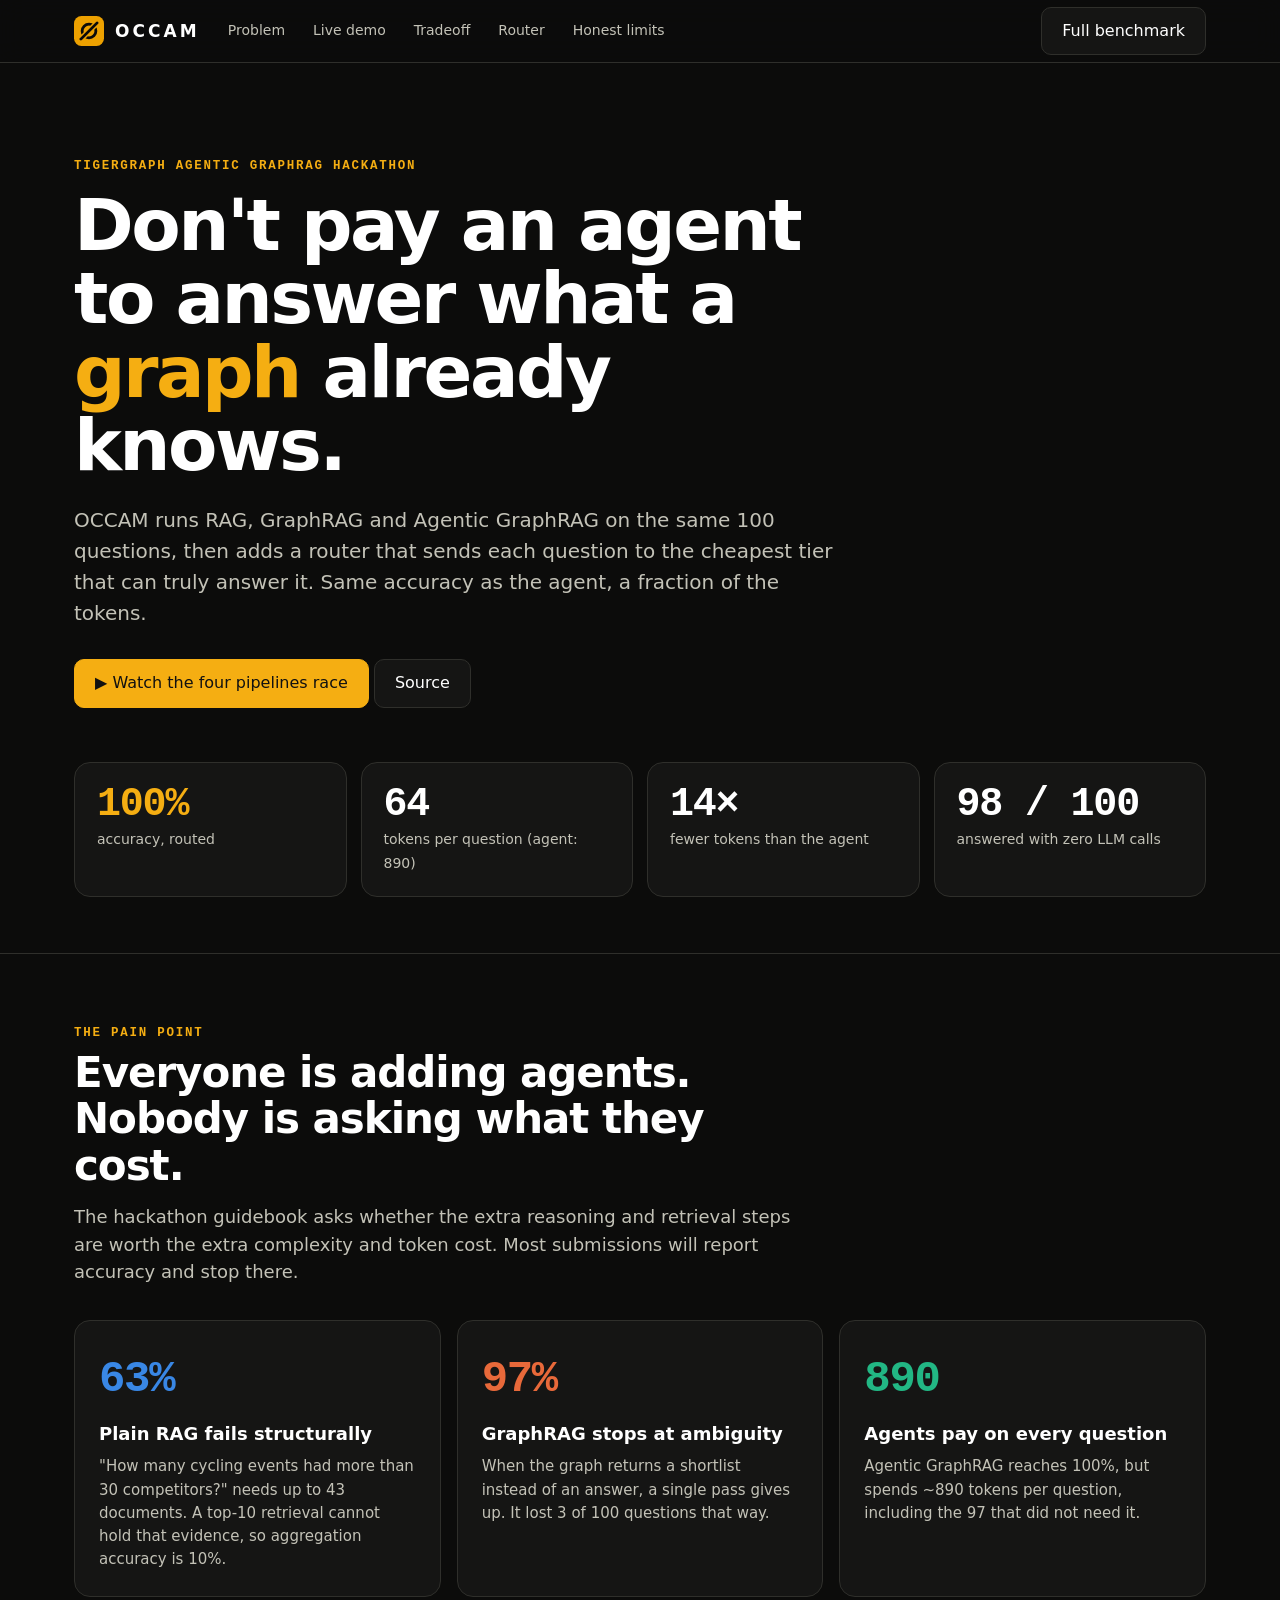
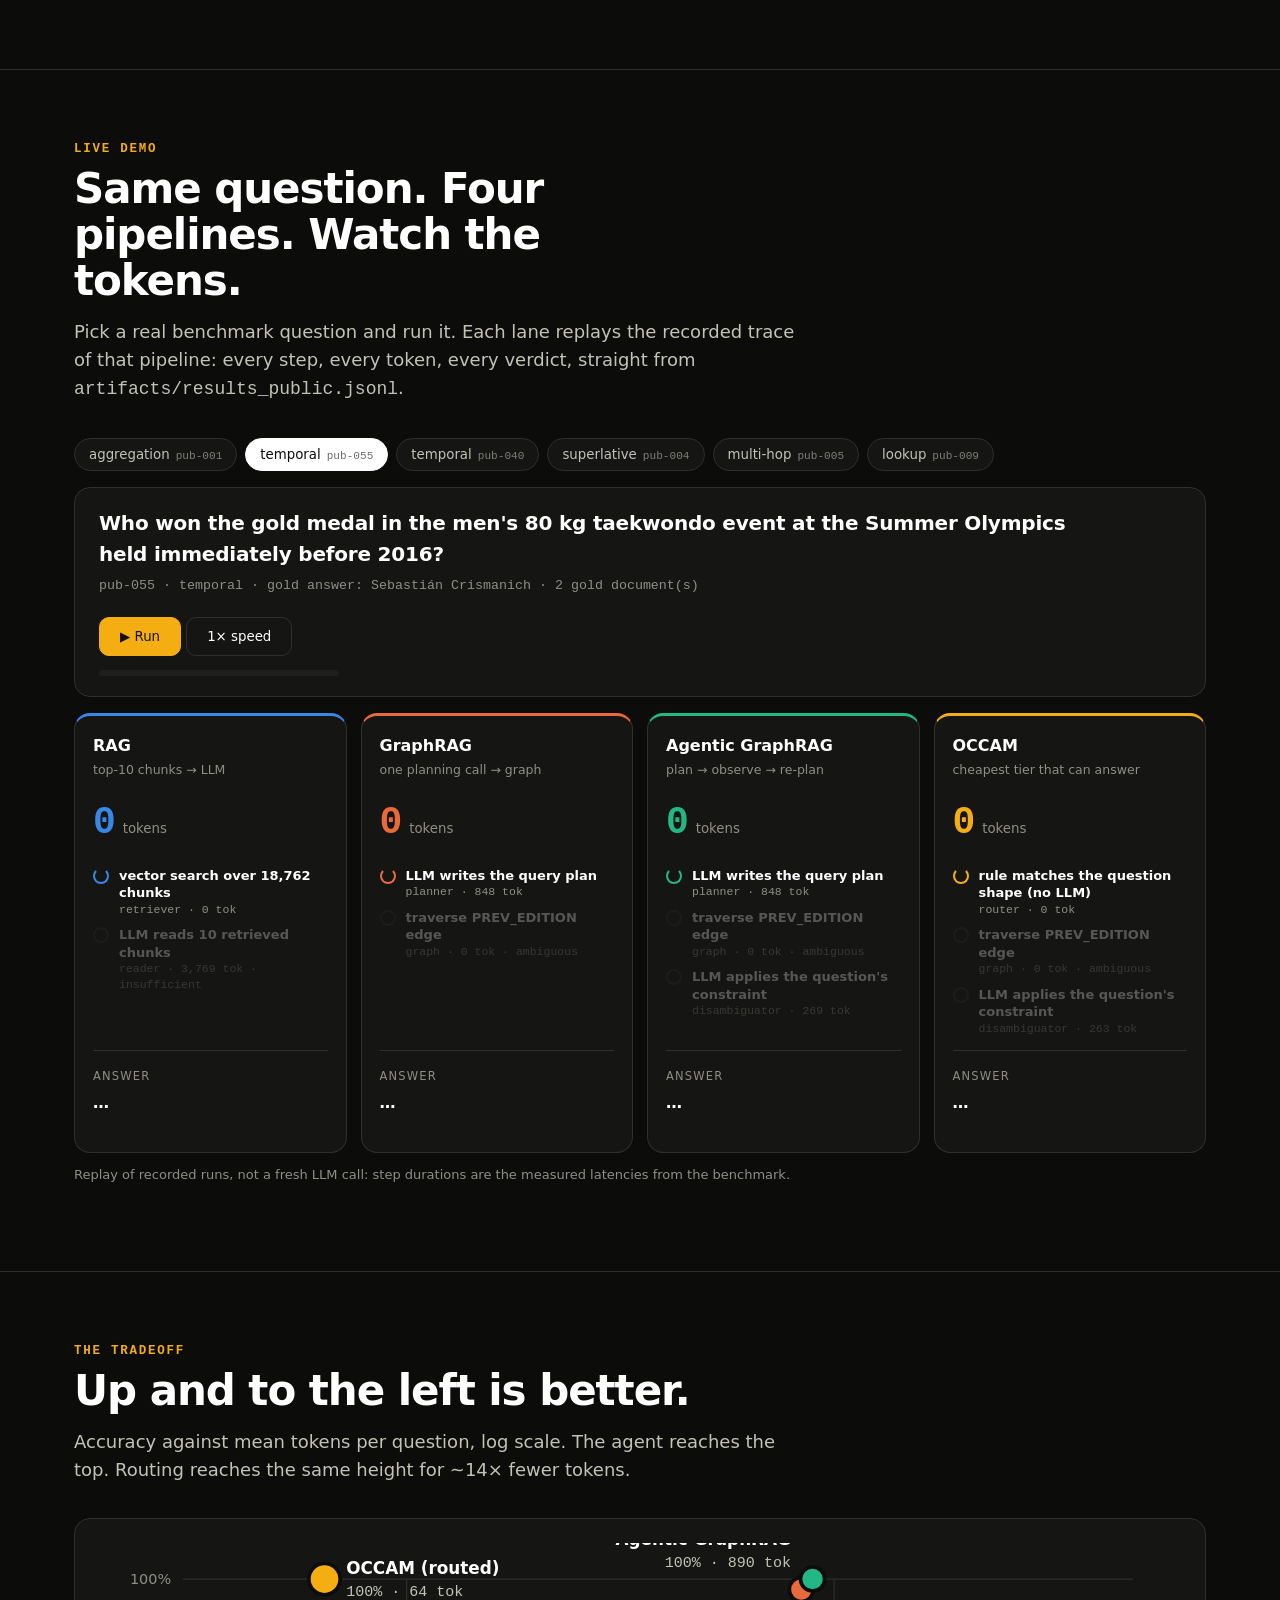
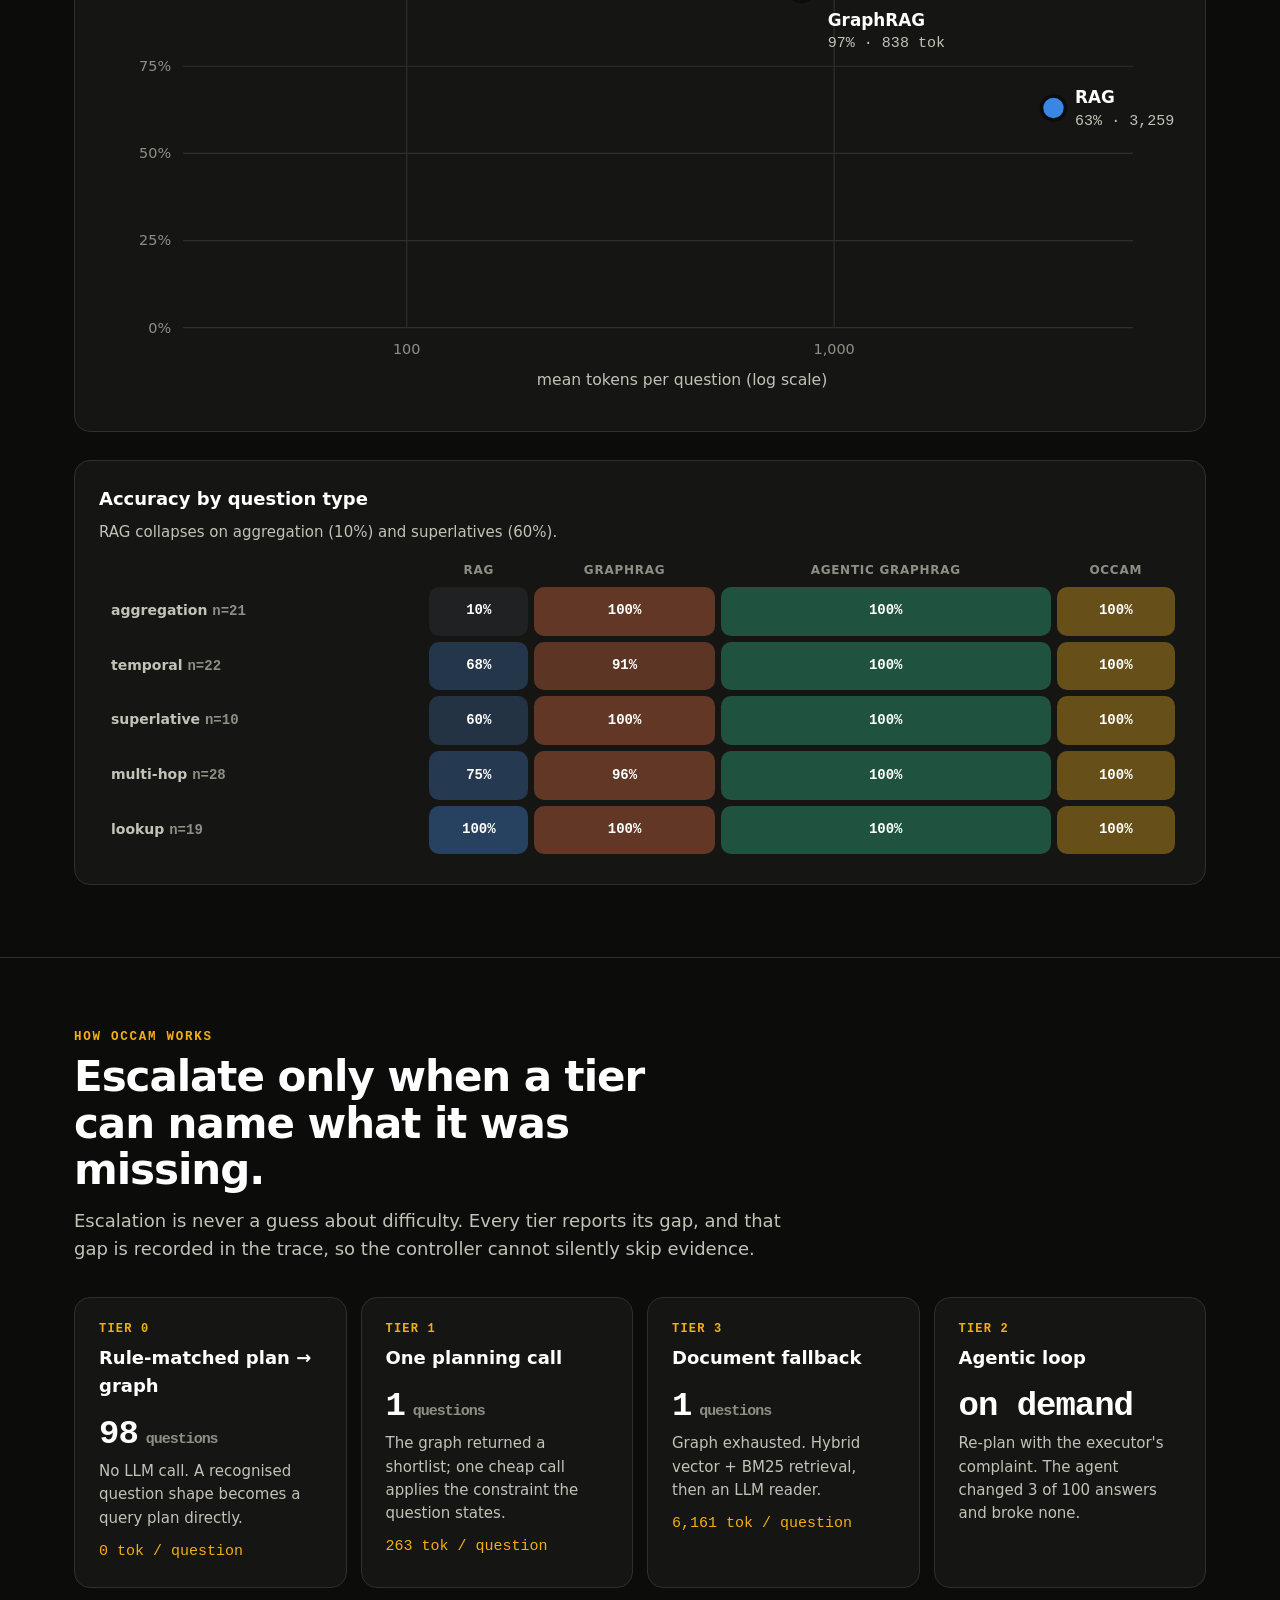
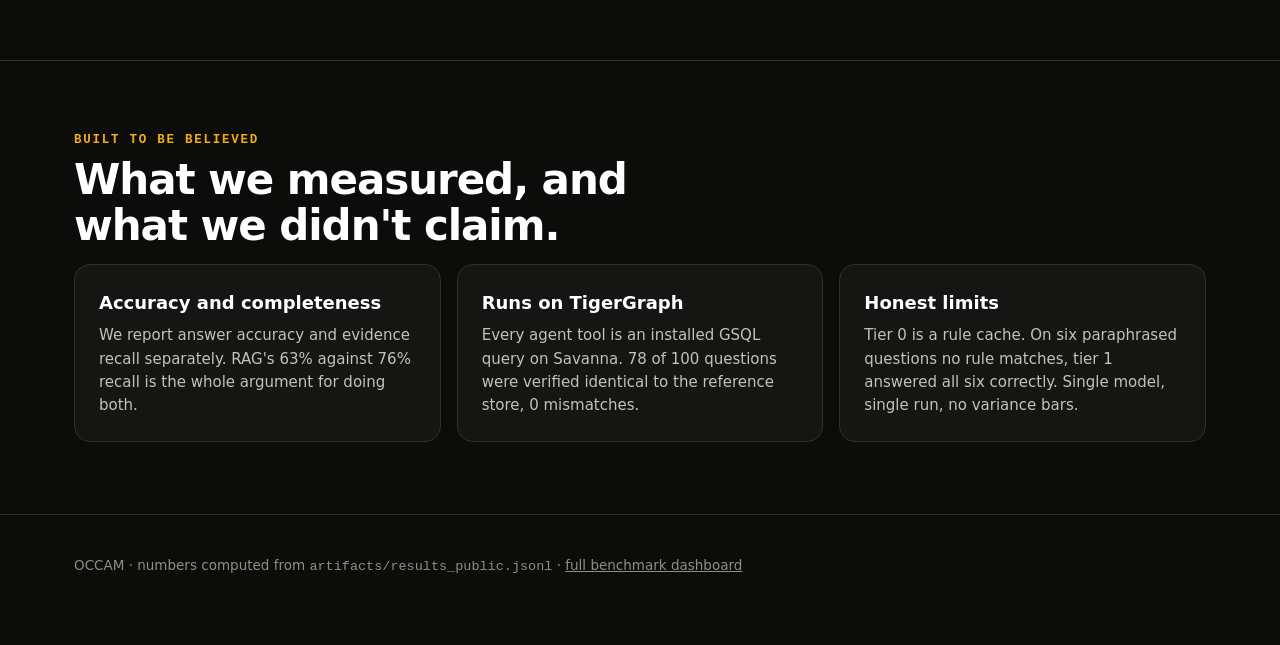
<file: docs/index.html>
<!doctype html>
<html lang="en"><head><meta charset="utf-8"><meta name="viewport" content="width=device-width,initial-scale=1">
<title>OCCAM · Cost-aware Agentic GraphRAG</title>
<meta name="description" content="OCCAM measures when an agent is worth its tokens: 100% accuracy at 64 tokens per question on TigerGraph.">
<link rel="icon" href="logo.svg"><link rel="stylesheet" href="site.css"></head><body>
<nav><div class="wrap">
 <a class="brand" href="#top"><img src="logo.svg" alt="">OCCAM</a>
 <a class="l" href="#problem">Problem</a><a class="l" href="#live">Live demo</a><a class="l" href="#tradeoff">Tradeoff</a><a class="l" href="#router">Router</a><a class="l" href="#honest">Honest limits</a>
 <span class="sp"></span><a class="btn" href="benchmark.html">Full benchmark</a>
</div></nav>

<header class="hero" id="top"><div class="wrap">
 <div class="eyebrow">TigerGraph Agentic GraphRAG Hackathon</div>
 <h1>Don't pay an agent to answer what a <em>graph</em> already knows.</h1>
 <p class="lede">OCCAM runs RAG, GraphRAG and Agentic GraphRAG on the same 100 questions, then adds a router that sends each question to the cheapest tier that can truly answer it. Same accuracy as the agent, a fraction of the tokens.</p>
 <a class="btn pri" href="#live">▶ Watch the four pipelines race</a> <a class="btn" href="https://github.com/tushartechs/occam-graphrag">Source</a>
 <div class="stats" id="stats"></div>
</div></header>

<section id="problem"><div class="wrap">
 <div class="eyebrow">The pain point</div>
 <h2>Everyone is adding agents. Nobody is asking what they cost.</h2>
 <p class="sub">The hackathon guidebook asks whether the extra reasoning and retrieval steps are worth the extra complexity and token cost. Most submissions will report accuracy and stop there.</p>
 <div class="grid3">
  <div class="card"><div class="big mono" style="color:var(--c-rag)">63%</div><h3>Plain RAG fails structurally</h3><p>"How many cycling events had more than 30 competitors?" needs up to 43 documents. A top-10 retrieval cannot hold that evidence, so aggregation accuracy is 10%.</p></div>
  <div class="card"><div class="big mono" style="color:var(--c-graphrag)">97%</div><h3>GraphRAG stops at ambiguity</h3><p>When the graph returns a shortlist instead of an answer, a single pass gives up. It lost 3 of 100 questions that way.</p></div>
  <div class="card"><div class="big mono" style="color:var(--c-agentic)">890</div><h3>Agents pay on every question</h3><p>Agentic GraphRAG reaches 100%, but spends ~890 tokens per question, including the 97 that did not need it.</p></div>
 </div>
</div></section>

<section id="live"><div class="wrap">
 <div class="eyebrow">Live demo</div>
 <h2>Same question. Four pipelines. Watch the tokens.</h2>
 <p class="sub">Pick a real benchmark question and run it. Each lane replays the recorded trace of that pipeline: every step, every token, every verdict, straight from <span class="mono">artifacts/results_public.jsonl</span>.</p>
 <div class="chips" id="chips"></div>
 <div class="qbox"><div><div class="q" id="qtext"></div><small class="mono" id="qmeta"></small></div>
  <div><button class="btn pri" id="run">▶ Run</button> <button class="btn" id="speed">1× speed</button><div class="bar"><i id="prog"></i></div></div></div>
 <div class="race" id="race"></div>
 <p class="note">Replay of recorded runs, not a fresh LLM call: step durations are the measured latencies from the benchmark.</p>
</div></section>

<section id="tradeoff"><div class="wrap">
 <div class="eyebrow">The tradeoff</div>
 <h2>Up and to the left is better.</h2>
 <p class="sub">Accuracy against mean tokens per question, log scale. The agent reaches the top. Routing reaches the same height for ~14× fewer tokens.</p>
 <div class="card"><svg id="chart" viewBox="0 0 900 380" style="width:100%;height:auto"></svg></div>
 <div style="height:28px"></div>
 <div class="card"><h3>Accuracy by question type</h3><p style="margin-bottom:10px">RAG collapses on aggregation (10%) and superlatives (60%).</p><table class="matrix" id="matrix"></table></div>
</div></section>

<section id="router"><div class="wrap">
 <div class="eyebrow">How OCCAM works</div>
 <h2>Escalate only when a tier can name what it was missing.</h2>
 <p class="sub">Escalation is never a guess about difficulty. Every tier reports its gap, and that gap is recorded in the trace, so the controller cannot silently skip evidence.</p>
 <div class="tiers" id="tiers"></div>
</div></section>

<section id="honest"><div class="wrap">
 <div class="eyebrow">Built to be believed</div>
 <h2>What we measured, and what we didn't claim.</h2>
 <div class="grid3">
  <div class="card"><h3>Accuracy and completeness</h3><p>We report answer accuracy and evidence recall separately. RAG's 63% against 76% recall is the whole argument for doing both.</p></div>
  <div class="card"><h3>Runs on TigerGraph</h3><p>Every agent tool is an installed GSQL query on Savanna. 78 of 100 questions were verified identical to the reference store, 0 mismatches.</p></div>
  <div class="card"><h3>Honest limits</h3><p>Tier 0 is a rule cache. On six paraphrased questions no rule matches, tier 1 answered all six correctly. Single model, single run, no variance bars.</p></div>
 </div>
</div></section>

<footer><div class="wrap">OCCAM · numbers computed from <span class="mono">artifacts/results_public.jsonl</span> · <a href="benchmark.html" style="color:inherit">full benchmark dashboard</a></div></footer>

<script src="data.js"></script><script src="race.js"></script>
<script>
const D=OCCAM_DATA,M=D.metrics,$=(i)=>document.getElementById(i),fmt=Race.fmt;
const names={rag:"RAG",graphrag:"GraphRAG",agentic:"Agentic GraphRAG",occam:"OCCAM (routed)"};
$("stats").innerHTML=[["100%","accuracy, routed","var(--c-occam)"],[fmt(M.occam.tokQ),"tokens per question (agent: "+fmt(M.agentic.tokQ)+")","var(--tx)"],
 [Math.round(M.agentic.tokQ/M.occam.tokQ)+"×","fewer tokens than the agent","var(--tx)"],["98 / 100","answered with zero LLM calls","var(--tx)"]]
 .map(s=>`<div class="stat"><b class="mono" style="color:${s[2]}">${s[0]}</b><span>${s[1]}</span></div>`).join("");
// race
Race.mount($("race"),D);let cur=0,t0=null,raf,speed=1;
$("chips").innerHTML=D.questions.map((q,i)=>`<button class="chip" data-i="${i}" aria-pressed="${i==0}">${q.qtype.replace("_","-")}<small class="mono">${q.qid}</small></button>`).join("");
function pick(i){cancelAnimationFrame(raf);cur=i;Race.setQuestion(i);const q=D.questions[i];$("qtext").textContent=q.question;
 $("qmeta").textContent=`${q.qid} · ${q.qtype} · gold answer: ${q.gold} · ${q.goldDocs} gold document(s)`;$("prog").style.width="0";
 document.querySelectorAll(".chip").forEach(c=>c.setAttribute("aria-pressed",c.dataset.i==i));}
function run(){cancelAnimationFrame(raf);t0=null;const tick=(n)=>{if(t0==null)t0=n;const t=(n-t0)*speed;Race.render(Math.min(t,Race.total));$("prog").style.width=Math.min(100,t/Race.total*100)+"%";if(t<Race.total)raf=requestAnimationFrame(tick)};raf=requestAnimationFrame(tick)}
$("chips").onclick=e=>{const c=e.target.closest(".chip");if(c){pick(+c.dataset.i);run()}};
$("run").onclick=run;$("speed").onclick=()=>{speed=speed==1?2:speed==2?4:1;$("speed").textContent=speed+"× speed"};
pick(1);
// hook used by the demo video, which drives the same render with its own clock
window.__setRace=(i,t)=>{if(cur!==i)pick(i);Race.render(Math.min(t,Race.total));$("prog").style.width=Math.min(100,t/Race.total*100)+"%";return Race.total};
// chart
(()=>{const W=900,H=380,l=70,r=40,t=30,b=60,xs=v=>l+(Math.log10(v)-Math.log10(30))/(Math.log10(5000)-Math.log10(30))*(W-l-r),ys=a=>t+(1-a)*(H-t-b);
 let s="";[0,.25,.5,.75,1].forEach(a=>s+=`<line x1="${l}" x2="${W-r}" y1="${ys(a)}" y2="${ys(a)}" stroke="var(--bd)"/><text x="${l-10}" y="${ys(a)+4}" text-anchor="end" fill="var(--tx3)" font-size="12">${a*100}%</text>`);
 [100,1000].forEach(v=>s+=`<line y1="${t}" y2="${H-b}" x1="${xs(v)}" x2="${xs(v)}" stroke="var(--bd)"/><text x="${xs(v)}" y="${H-b+22}" text-anchor="middle" fill="var(--tx3)" font-size="12">${fmt(v)}</text>`);
 s+=`<text x="${(W+l)/2}" y="${H-12}" text-anchor="middle" fill="var(--tx2)" font-size="13">mean tokens per question (log scale)</text>`;
 const col={rag:"--c-rag",graphrag:"--c-graphrag",agentic:"--c-agentic",occam:"--c-occam"};
 Object.keys(M).forEach(p=>{const x=xs(Math.max(M[p].tokQ,40)),y=ys(M[p].acc),left=p=="rag"||p=="occam"?0:0;
  const gx=p=="graphrag",ax=p=="agentic",tx=ax?x-18:x+(gx?22:18),an=ax?"end":"start",ny=gx?y+30:ax?y-28:y-4,sy=gx?y+48:ax?y-10:y+14;
  s+=`<circle cx="${x}" cy="${y}" r="${p=="occam"?13:10}" fill="var(${col[p]})" stroke="var(--bg)" stroke-width="3"/>
  <text x="${tx}" text-anchor="${an}" y="${ny}" fill="var(--tx)" font-weight="650" font-size="14">${names[p]}</text>
  <text x="${tx}" text-anchor="${an}" y="${sy}" fill="var(--tx2)" font-size="12.5" class="mono">${Math.round(M[p].acc*100)}% · ${fmt(M[p].tokQ)} tok</text>`});
 $("chart").innerHTML=s})();
// matrix
(()=>{const ps=["rag","graphrag","agentic","occam"],col={rag:"--c-rag",graphrag:"--c-graphrag",agentic:"--c-agentic",occam:"--c-occam"};
 let h=`<tr><th></th>${ps.map(p=>`<th>${names[p].replace(" (routed)","")}</th>`).join("")}</tr>`;
 Object.entries(D.byType).forEach(([t,v])=>{h+=`<tr><td>${t.replace("_","-")} <span class="mono" style="color:var(--tx3)">n=${v.n}</span></td>${ps.map(p=>{const a=v[p];return `<td class="mono" style="background:color-mix(in srgb,var(${col[p]}) ${Math.round(a*34)}%,var(--s2));">${Math.round(a*100)}%</td>`}).join("")}</tr>`});$("matrix").innerHTML=h})();
// tiers
(()=>{const T={tier0_rule_graph:["tier 0","Rule-matched plan → graph","No LLM call. A recognised question shape becomes a query plan directly."],tier1_disambiguated:["tier 1","One planning call","The graph returned a shortlist; one cheap call applies the constraint the question states."],tier3_document_fallback:["tier 3","Document fallback","Graph exhausted. Hybrid vector + BM25 retrieval, then an LLM reader."]};
 const rows=D.tiers.slice().sort((a,b)=>a.tier.localeCompare(b.tier));
 $("tiers").innerHTML=rows.map(r=>{const m=T[r.tier]||["tier","",""];return `<div class="card tier"><div class="n">${m[0].toUpperCase()}</div><h3>${m[1]}</h3><div class="cnt mono">${r.n}<span style="font-size:15px;color:var(--tx3)"> questions</span></div><p>${m[2]}</p><p class="mono" style="margin-top:10px;color:var(--c-occam)">${fmt(r.tokQ)} tok / question</p></div>`}).join("")+
 `<div class="card tier"><div class="n">TIER 2</div><h3>Agentic loop</h3><div class="cnt mono">on demand</div><p>Re-plan with the executor's complaint. The agent changed 3 of 100 answers and broke none.</p></div>`})();
</script></body></html>
</file>
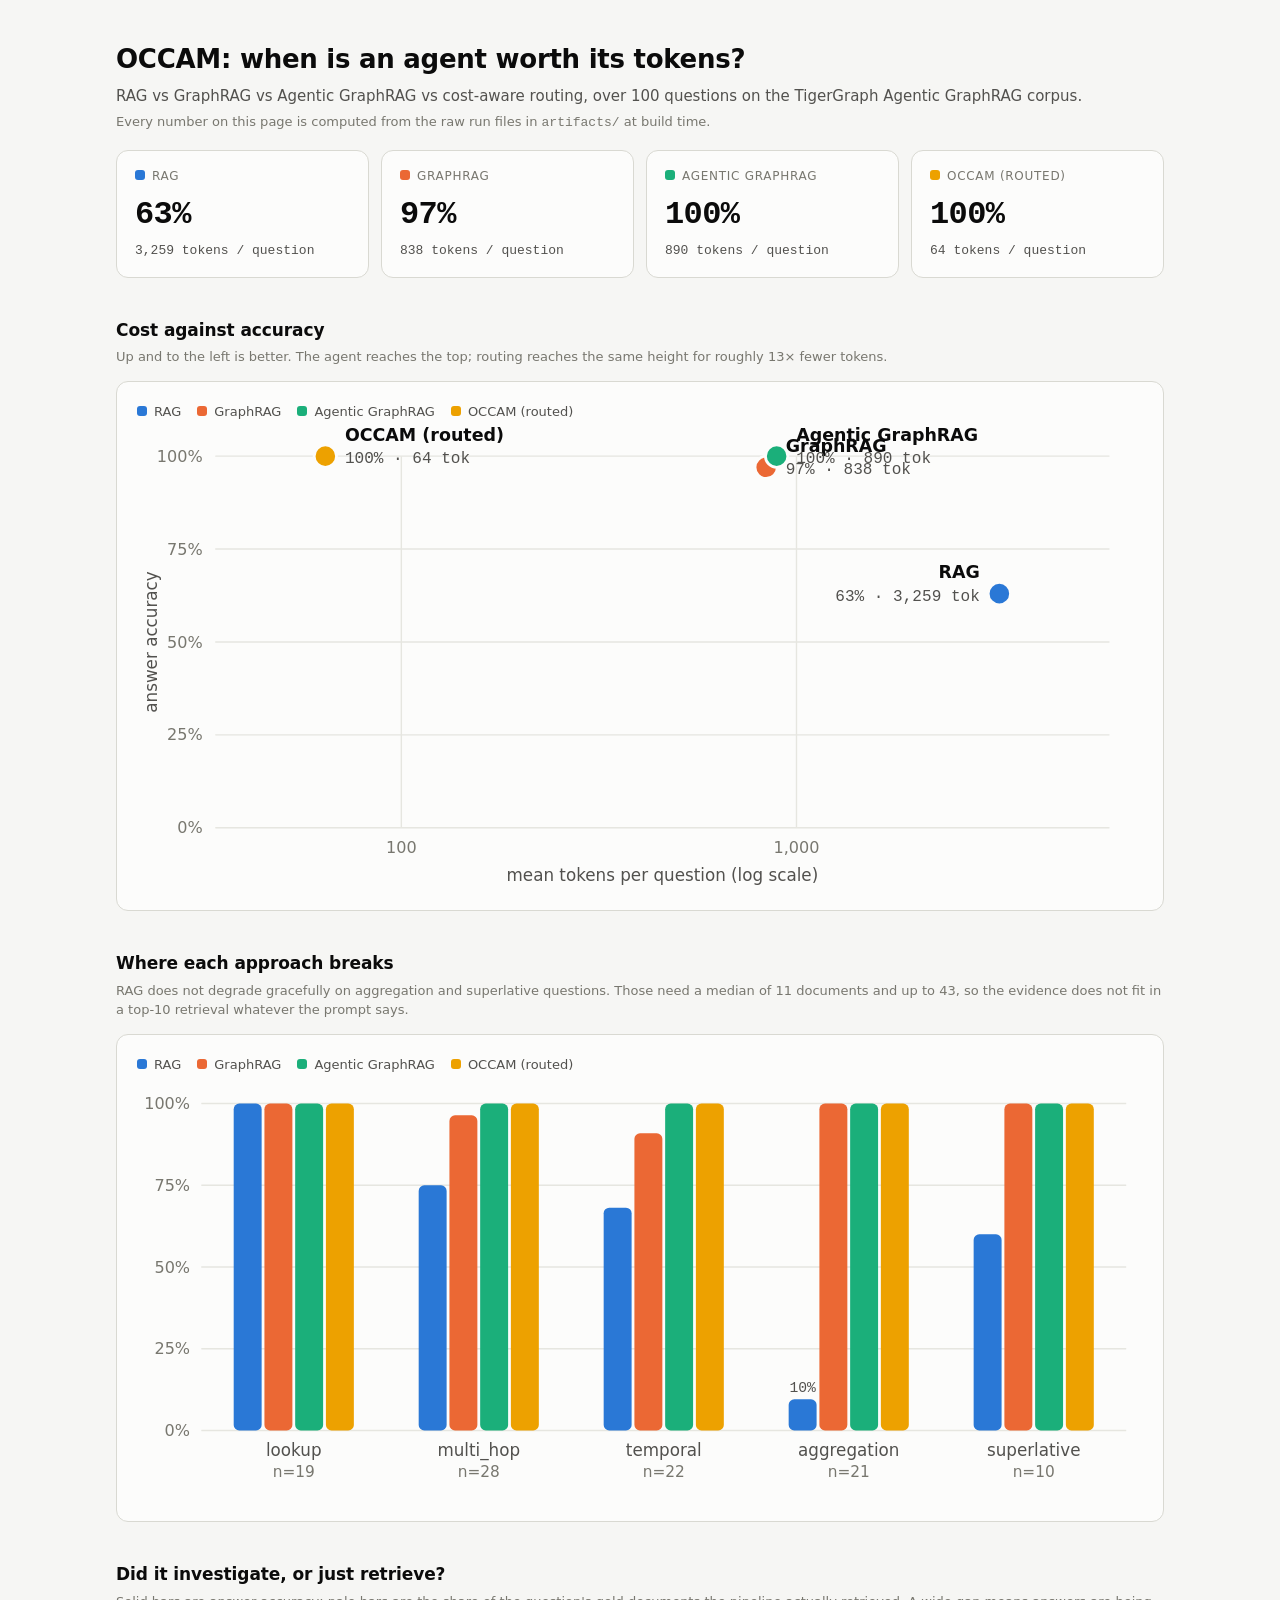
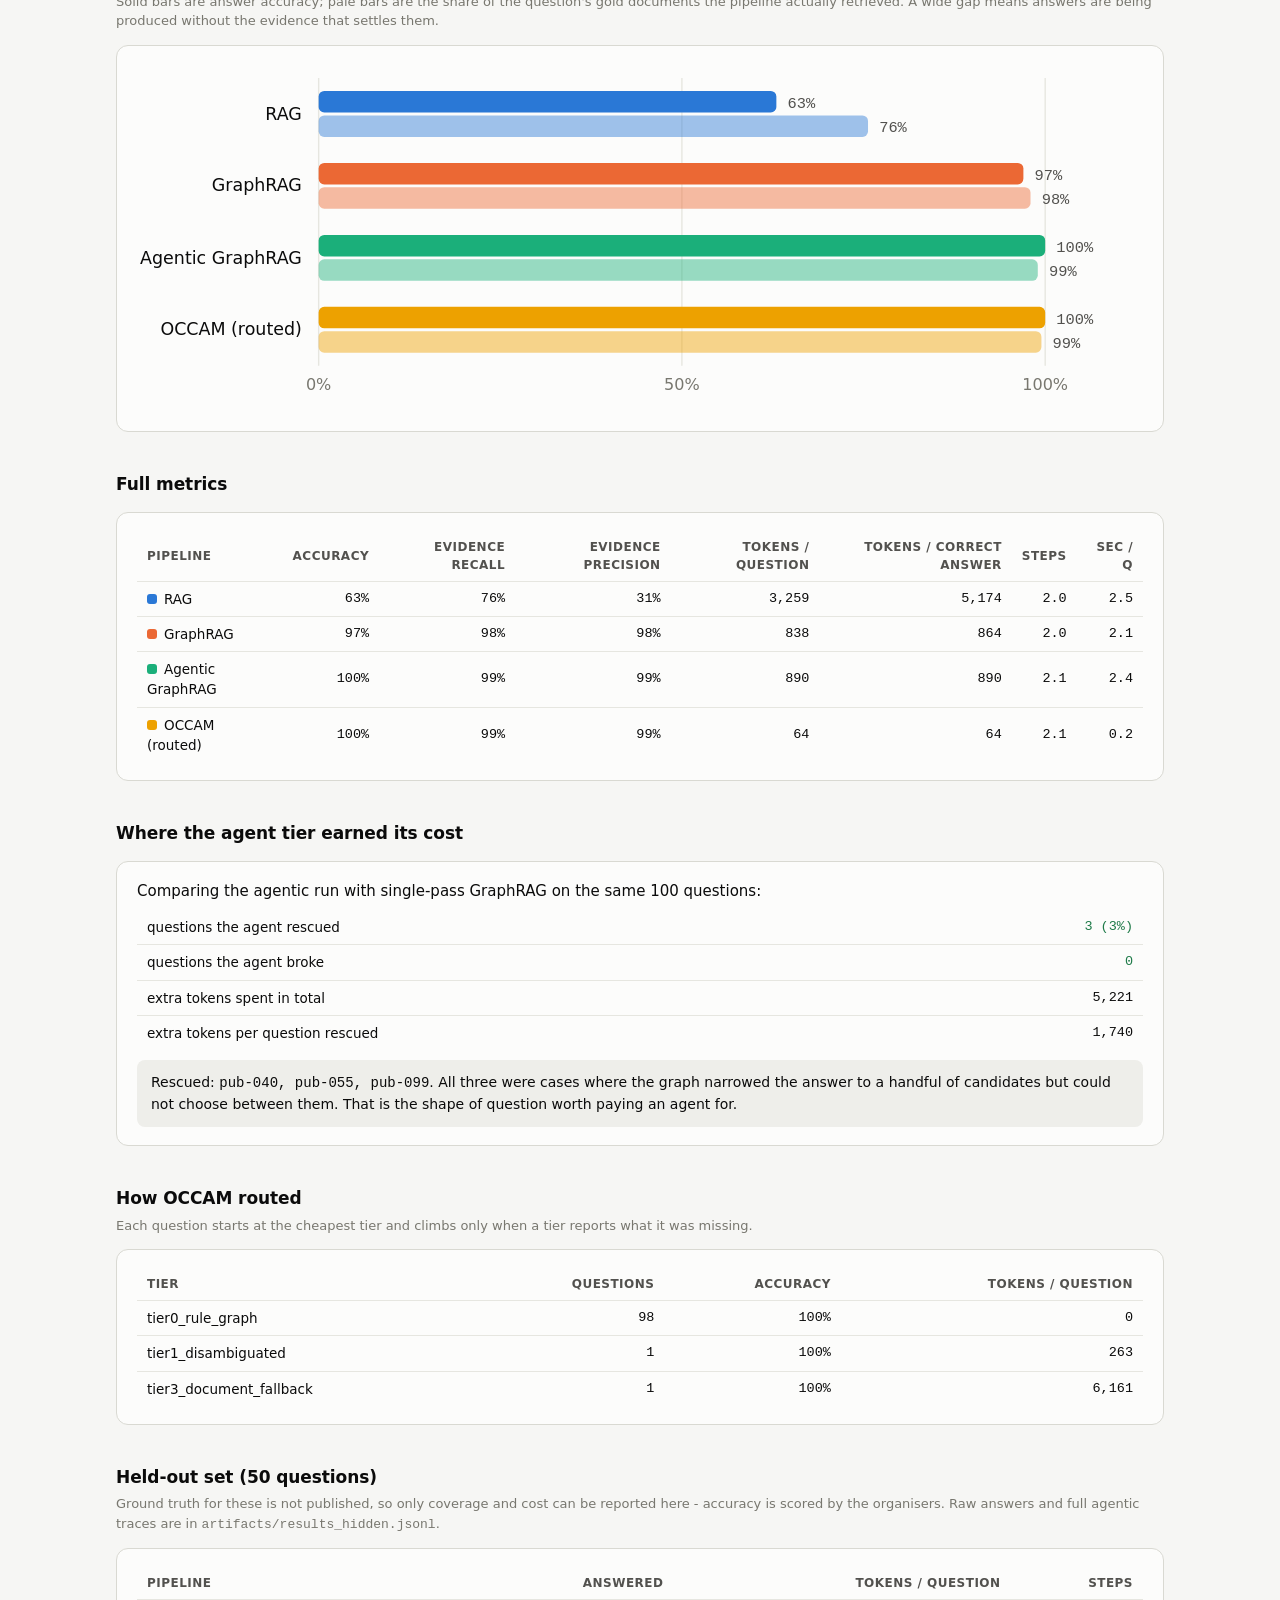
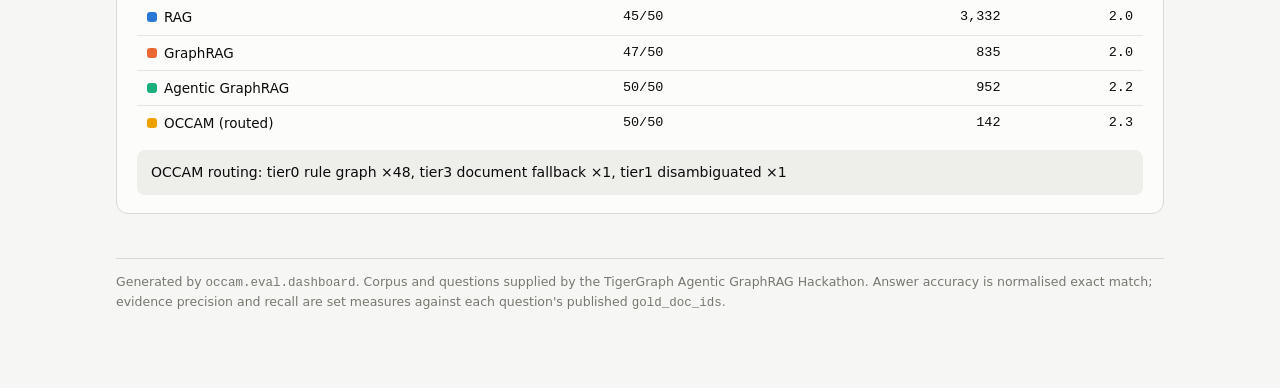
<file: artifacts/dashboard.html>
<!doctype html>
<html lang="en"><head><meta charset="utf-8"><meta name="viewport" content="width=device-width,initial-scale=1">
<title>OCCAM Benchmark</title><style>
:root{color-scheme:light;
  --surface-0:#f6f6f4; --surface-1:#fcfcfb; --surface-2:#eeeeea;
  --border:#d9d9d2; --grid:#e6e6e0;
  --text-primary:#0b0b0b; --text-secondary:#52514e; --text-muted:#78776f;
  --series-rag:#2a78d6; --series-graphrag:#eb6834;
  --series-agentic:#1baf7a; --series-occam:#eda100;
  --good:#1e7a48; --bad:#b3261e;}
@media (prefers-color-scheme:dark){:root:not([data-theme="light"]){color-scheme:dark;
  --surface-0:#121211; --surface-1:#1a1a19; --surface-2:#242422;
  --border:#3a3a37; --grid:#2e2e2b;
  --text-primary:#ffffff; --text-secondary:#c3c2b7; --text-muted:#96958c;
  --series-rag:#3987e5; --series-graphrag:#d95926;
  --series-agentic:#199e70; --series-occam:#c98500;
  --good:#4caf7d; --bad:#e66767;}}
:root[data-theme="dark"]{color-scheme:dark;
  --surface-0:#121211; --surface-1:#1a1a19; --surface-2:#242422;
  --border:#3a3a37; --grid:#2e2e2b;
  --text-primary:#ffffff; --text-secondary:#c3c2b7; --text-muted:#96958c;
  --series-rag:#3987e5; --series-graphrag:#d95926;
  --series-agentic:#199e70; --series-occam:#c98500;
  --good:#4caf7d; --bad:#e66767;}
*{box-sizing:border-box}
body{margin:0;background:var(--surface-0);color:var(--text-primary);
  font:15px/1.5 ui-sans-serif,system-ui,-apple-system,"Segoe UI",Roboto,sans-serif;}
.wrap{max-width:1080px;margin:0 auto;padding:40px 16px 80px}
h1{font-size:26px;margin:0 0 6px;letter-spacing:-.01em}
h2{font-size:17px;margin:40px 0 4px;letter-spacing:-.005em}
.sub{color:var(--text-secondary);margin:0 0 4px}
.note{color:var(--text-muted);font-size:13px;margin:4px 0 14px}
.card{background:var(--surface-1);border:1px solid var(--border);
  border-radius:12px;padding:18px 20px;margin-top:14px}
.tiles{display:grid;grid-template-columns:repeat(auto-fit,minmax(200px,1fr));gap:12px;margin-top:18px}
.tile{background:var(--surface-1);border:1px solid var(--border);border-radius:12px;padding:16px 18px}
.tile .name{font-size:12px;letter-spacing:.06em;text-transform:uppercase;color:var(--text-muted)}
.tile .big{font-size:32px;font-weight:650;letter-spacing:-.02em;margin:6px 0 2px}
.tile .meta{font-size:13px;color:var(--text-secondary)}
.swatch{display:inline-block;width:10px;height:10px;border-radius:3px;margin-right:7px;vertical-align:baseline}
table{border-collapse:collapse;width:100%;font-size:13.5px}
th,td{text-align:right;padding:7px 10px;border-bottom:1px solid var(--grid)}
th:first-child,td:first-child{text-align:left}
th{color:var(--text-secondary);font-weight:600;font-size:12px;
  letter-spacing:.04em;text-transform:uppercase}
tbody tr:last-child td{border-bottom:none}
.legend{display:flex;flex-wrap:wrap;gap:16px;margin:2px 0 10px;font-size:13px;color:var(--text-secondary)}
figure{margin:0}
svg{display:block;width:100%;height:auto;overflow:visible}
.mono{font-variant-numeric:tabular-nums;
  font-family:ui-monospace,SFMono-Regular,Menlo,monospace}
.good{color:var(--good)} .bad{color:var(--bad)}
.hl{background:var(--surface-2);border-radius:8px;padding:12px 14px;margin-top:10px;font-size:14px}
footer{margin-top:44px;color:var(--text-muted);font-size:12.5px;
  border-top:1px solid var(--border);padding-top:14px}
[data-tip]{cursor:default}
</style></head><body><div class="wrap">

<h1>OCCAM: when is an agent worth its tokens?</h1>
<p class="sub">RAG vs GraphRAG vs Agentic GraphRAG vs cost-aware routing,
over 100 questions on the TigerGraph Agentic GraphRAG corpus.</p>
<p class="note">Every number on this page is computed from the raw run files in
<span class="mono">artifacts/</span> at build time.</p>

<div class="tiles"><div class="tile"><div class="name"><span class="swatch" style="background:var(--series-rag)"></span>RAG</div><div class="big mono">63%</div><div class="meta mono">3,259 tokens / question</div></div><div class="tile"><div class="name"><span class="swatch" style="background:var(--series-graphrag)"></span>GraphRAG</div><div class="big mono">97%</div><div class="meta mono">838 tokens / question</div></div><div class="tile"><div class="name"><span class="swatch" style="background:var(--series-agentic)"></span>Agentic GraphRAG</div><div class="big mono">100%</div><div class="meta mono">890 tokens / question</div></div><div class="tile"><div class="name"><span class="swatch" style="background:var(--series-occam)"></span>OCCAM (routed)</div><div class="big mono">100%</div><div class="meta mono">64 tokens / question</div></div></div>

<h2>Cost against accuracy</h2>
<p class="note">Up and to the left is better. The agent reaches the top;
routing reaches the same height for roughly 13&times; fewer tokens.</p>
<div class="card"><div class="legend"><span><span class="swatch" style="background:var(--series-rag)"></span>RAG</span><span><span class="swatch" style="background:var(--series-graphrag)"></span>GraphRAG</span><span><span class="swatch" style="background:var(--series-agentic)"></span>Agentic GraphRAG</span><span><span class="swatch" style="background:var(--series-occam)"></span>OCCAM (routed)</span></div><figure><svg viewBox="0 0 720 330" role="img" aria-label="Average tokens per question versus answer accuracy"><line x1="56" y1="284.0" x2="696" y2="284.0" stroke="var(--grid)" stroke-width="1"/><text x="47" y="288.0" text-anchor="end" font-size="11.5" fill="var(--text-muted)">0%</text><line x1="56" y1="217.5" x2="696" y2="217.5" stroke="var(--grid)" stroke-width="1"/><text x="47" y="221.5" text-anchor="end" font-size="11.5" fill="var(--text-muted)">25%</text><line x1="56" y1="151.0" x2="696" y2="151.0" stroke="var(--grid)" stroke-width="1"/><text x="47" y="155.0" text-anchor="end" font-size="11.5" fill="var(--text-muted)">50%</text><line x1="56" y1="84.5" x2="696" y2="84.5" stroke="var(--grid)" stroke-width="1"/><text x="47" y="88.5" text-anchor="end" font-size="11.5" fill="var(--text-muted)">75%</text><line x1="56" y1="18.0" x2="696" y2="18.0" stroke="var(--grid)" stroke-width="1"/><text x="47" y="22.0" text-anchor="end" font-size="11.5" fill="var(--text-muted)">100%</text><line x1="189.2" y1="18" x2="189.2" y2="284" stroke="var(--grid)" stroke-width="1"/><text x="189.2" y="302" text-anchor="middle" font-size="11.5" fill="var(--text-muted)">100</text><line x1="472.0" y1="18" x2="472.0" y2="284" stroke="var(--grid)" stroke-width="1"/><text x="472.0" y="302" text-anchor="middle" font-size="11.5" fill="var(--text-muted)">1,000</text><text x="376" y="322" text-anchor="middle" font-size="12" fill="var(--text-secondary)">mean tokens per question (log scale)</text><text transform="translate(14,151) rotate(-90)" text-anchor="middle" font-size="12" fill="var(--text-secondary)">answer accuracy</text><circle cx="617.2" cy="116.4" r="8" fill="var(--series-rag)" stroke="var(--surface-1)" stroke-width="2" data-tip="RAG: 63% accuracy at 3,259 tokens/question"/><text x="603.2" y="105.4" text-anchor="end" font-size="12.5" font-weight="600" fill="var(--text-primary)">RAG</text><text x="603.2" y="121.4" text-anchor="end" font-size="11.5" fill="var(--text-secondary)" class="mono">63% · 3,259 tok</text><circle cx="450.3" cy="26.0" r="8" fill="var(--series-graphrag)" stroke="var(--surface-1)" stroke-width="2" data-tip="GraphRAG: 97% accuracy at 838 tokens/question"/><text x="464.3" y="15.0" text-anchor="start" font-size="12.5" font-weight="600" fill="var(--text-primary)">GraphRAG</text><text x="464.3" y="31.0" text-anchor="start" font-size="11.5" fill="var(--text-secondary)" class="mono">97% · 838 tok</text><circle cx="457.8" cy="18.0" r="8" fill="var(--series-agentic)" stroke="var(--surface-1)" stroke-width="2" data-tip="Agentic GraphRAG: 100% accuracy at 890 tokens/question"/><text x="471.8" y="7.0" text-anchor="start" font-size="12.5" font-weight="600" fill="var(--text-primary)">Agentic GraphRAG</text><text x="471.8" y="23.0" text-anchor="start" font-size="11.5" fill="var(--text-secondary)" class="mono">100% · 890 tok</text><circle cx="134.8" cy="18.0" r="8" fill="var(--series-occam)" stroke="var(--surface-1)" stroke-width="2" data-tip="OCCAM (routed): 100% accuracy at 64 tokens/question"/><text x="148.8" y="7.0" text-anchor="start" font-size="12.5" font-weight="600" fill="var(--text-primary)">OCCAM (routed)</text><text x="148.8" y="23.0" text-anchor="start" font-size="11.5" fill="var(--text-secondary)" class="mono">100% · 64 tok</text></svg></figure></div>

<h2>Where each approach breaks</h2>
<p class="note">RAG does not degrade gracefully on aggregation and superlative
questions. Those need a median of 11 documents and up to 43, so the evidence
does not fit in a top-10 retrieval whatever the prompt says.</p>
<div class="card"><div class="legend"><span><span class="swatch" style="background:var(--series-rag)"></span>RAG</span><span><span class="swatch" style="background:var(--series-graphrag)"></span>GraphRAG</span><span><span class="swatch" style="background:var(--series-agentic)"></span>Agentic GraphRAG</span><span><span class="swatch" style="background:var(--series-occam)"></span>OCCAM (routed)</span></div><figure><svg viewBox="0 0 720 300" role="img" aria-label="Answer accuracy by question type for each pipeline"><line x1="46" y1="248.0" x2="708" y2="248.0" stroke="var(--grid)" stroke-width="1"/><text x="38" y="252.0" text-anchor="end" font-size="11.5" fill="var(--text-muted)">0%</text><line x1="46" y1="189.5" x2="708" y2="189.5" stroke="var(--grid)" stroke-width="1"/><text x="38" y="193.5" text-anchor="end" font-size="11.5" fill="var(--text-muted)">25%</text><line x1="46" y1="131.0" x2="708" y2="131.0" stroke="var(--grid)" stroke-width="1"/><text x="38" y="135.0" text-anchor="end" font-size="11.5" fill="var(--text-muted)">50%</text><line x1="46" y1="72.5" x2="708" y2="72.5" stroke="var(--grid)" stroke-width="1"/><text x="38" y="76.5" text-anchor="end" font-size="11.5" fill="var(--text-muted)">75%</text><line x1="46" y1="14.0" x2="708" y2="14.0" stroke="var(--grid)" stroke-width="1"/><text x="38" y="18.0" text-anchor="end" font-size="11.5" fill="var(--text-muted)">100%</text><text x="112.2" y="266" text-anchor="middle" font-size="12" fill="var(--text-secondary)">lookup</text><text x="112.2" y="281" text-anchor="middle" font-size="11" fill="var(--text-muted)">n=19</text><rect x="69.2" y="14.0" width="20.0" height="234.0" rx="4" fill="var(--series-rag)" data-tip="RAG · lookup: 100% correct (19/19), 2,718 tok/q"/><rect x="91.2" y="14.0" width="20.0" height="234.0" rx="4" fill="var(--series-graphrag)" data-tip="GraphRAG · lookup: 100% correct (19/19), 822 tok/q"/><rect x="113.2" y="14.0" width="20.0" height="234.0" rx="4" fill="var(--series-agentic)" data-tip="Agentic GraphRAG · lookup: 100% correct (19/19), 821 tok/q"/><rect x="135.2" y="14.0" width="20.0" height="234.0" rx="4" fill="var(--series-occam)" data-tip="OCCAM (routed) · lookup: 100% correct (19/19), 0 tok/q"/><text x="244.6" y="266" text-anchor="middle" font-size="12" fill="var(--text-secondary)">multi_hop</text><text x="244.6" y="281" text-anchor="middle" font-size="11" fill="var(--text-muted)">n=28</text><rect x="201.6" y="72.5" width="20.0" height="175.5" rx="4" fill="var(--series-rag)" data-tip="RAG · multi_hop: 75% correct (21/28), 3,056 tok/q"/><rect x="223.6" y="22.4" width="20.0" height="225.6" rx="4" fill="var(--series-graphrag)" data-tip="GraphRAG · multi_hop: 96% correct (27/28), 847 tok/q"/><rect x="245.6" y="14.0" width="20.0" height="234.0" rx="4" fill="var(--series-agentic)" data-tip="Agentic GraphRAG · multi_hop: 100% correct (28/28), 994 tok/q"/><rect x="267.6" y="14.0" width="20.0" height="234.0" rx="4" fill="var(--series-occam)" data-tip="OCCAM (routed) · multi_hop: 100% correct (28/28), 220 tok/q"/><text x="377.0" y="266" text-anchor="middle" font-size="12" fill="var(--text-secondary)">temporal</text><text x="377.0" y="281" text-anchor="middle" font-size="11" fill="var(--text-muted)">n=22</text><rect x="334.0" y="88.5" width="20.0" height="159.5" rx="4" fill="var(--series-rag)" data-tip="RAG · temporal: 68% correct (15/22), 3,630 tok/q"/><rect x="356.0" y="35.3" width="20.0" height="212.7" rx="4" fill="var(--series-graphrag)" data-tip="GraphRAG · temporal: 91% correct (20/22), 849 tok/q"/><rect x="378.0" y="14.0" width="20.0" height="234.0" rx="4" fill="var(--series-agentic)" data-tip="Agentic GraphRAG · temporal: 100% correct (22/22), 900 tok/q"/><rect x="400.0" y="14.0" width="20.0" height="234.0" rx="4" fill="var(--series-occam)" data-tip="OCCAM (routed) · temporal: 100% correct (22/22), 12 tok/q"/><text x="509.4" y="266" text-anchor="middle" font-size="12" fill="var(--text-secondary)">aggregation</text><text x="509.4" y="281" text-anchor="middle" font-size="11" fill="var(--text-muted)">n=21</text><rect x="466.4" y="225.7" width="20.0" height="22.3" rx="4" fill="var(--series-rag)" data-tip="RAG · aggregation: 10% correct (2/21), 3,412 tok/q"/><text x="476.4" y="220.7" text-anchor="middle" font-size="10.5" fill="var(--text-secondary)" class="mono">10%</text><rect x="488.4" y="14.0" width="20.0" height="234.0" rx="4" fill="var(--series-graphrag)" data-tip="GraphRAG · aggregation: 100% correct (21/21), 836 tok/q"/><rect x="510.4" y="14.0" width="20.0" height="234.0" rx="4" fill="var(--series-agentic)" data-tip="Agentic GraphRAG · aggregation: 100% correct (21/21), 836 tok/q"/><rect x="532.4" y="14.0" width="20.0" height="234.0" rx="4" fill="var(--series-occam)" data-tip="OCCAM (routed) · aggregation: 100% correct (21/21), 0 tok/q"/><text x="641.8" y="266" text-anchor="middle" font-size="12" fill="var(--text-secondary)">superlative</text><text x="641.8" y="281" text-anchor="middle" font-size="11" fill="var(--text-muted)">n=10</text><rect x="598.8" y="107.6" width="20.0" height="140.4" rx="4" fill="var(--series-rag)" data-tip="RAG · superlative: 60% correct (6/10), 3,718 tok/q"/><rect x="620.8" y="14.0" width="20.0" height="234.0" rx="4" fill="var(--series-graphrag)" data-tip="GraphRAG · superlative: 100% correct (10/10), 824 tok/q"/><rect x="642.8" y="14.0" width="20.0" height="234.0" rx="4" fill="var(--series-agentic)" data-tip="Agentic GraphRAG · superlative: 100% correct (10/10), 824 tok/q"/><rect x="664.8" y="14.0" width="20.0" height="234.0" rx="4" fill="var(--series-occam)" data-tip="OCCAM (routed) · superlative: 100% correct (10/10), 0 tok/q"/></svg></figure></div>

<h2>Did it investigate, or just retrieve?</h2>
<p class="note">Solid bars are answer accuracy; pale bars are the share of the
question's gold documents the pipeline actually retrieved. A wide gap means
answers are being produced without the evidence that settles them.</p>
<div class="card"><figure><svg viewBox="0 0 720 250" role="img" aria-label="Answer accuracy compared with evidence recall"><line x1="130.0" y1="10" x2="130.0" y2="216" stroke="var(--grid)" stroke-width="1"/><text x="130.0" y="233" text-anchor="middle" font-size="11.5" fill="var(--text-muted)">0%</text><line x1="390.0" y1="10" x2="390.0" y2="216" stroke="var(--grid)" stroke-width="1"/><text x="390.0" y="233" text-anchor="middle" font-size="11.5" fill="var(--text-muted)">50%</text><line x1="650.0" y1="10" x2="650.0" y2="216" stroke="var(--grid)" stroke-width="1"/><text x="650.0" y="233" text-anchor="middle" font-size="11.5" fill="var(--text-muted)">100%</text><text x="118" y="39.8" text-anchor="end" font-size="12.5" fill="var(--text-primary)">RAG</text><rect x="130" y="19.3" width="327.6" height="15.4" rx="4" fill="var(--series-rag)" fill-opacity="1" data-tip="RAG answer accuracy: 63.0%"/><text x="465.6" y="31.4" font-size="11" fill="var(--text-secondary)" class="mono">63%</text><rect x="130" y="36.8" width="393.2" height="15.4" rx="4" fill="var(--series-rag)" fill-opacity="0.45" data-tip="RAG evidence recall: 75.6%"/><text x="531.2" y="48.8" font-size="11" fill="var(--text-secondary)" class="mono">76%</text><text x="118" y="91.2" text-anchor="end" font-size="12.5" fill="var(--text-primary)">GraphRAG</text><rect x="130" y="70.8" width="504.4" height="15.4" rx="4" fill="var(--series-graphrag)" fill-opacity="1" data-tip="GraphRAG answer accuracy: 97.0%"/><text x="642.4" y="82.9" font-size="11" fill="var(--text-secondary)" class="mono">97%</text><rect x="130" y="88.2" width="509.5" height="15.4" rx="4" fill="var(--series-graphrag)" fill-opacity="0.45" data-tip="GraphRAG evidence recall: 98.0%"/><text x="647.5" y="100.3" font-size="11" fill="var(--text-secondary)" class="mono">98%</text><text x="118" y="142.8" text-anchor="end" font-size="12.5" fill="var(--text-primary)">Agentic GraphRAG</text><rect x="130" y="122.3" width="520.0" height="15.4" rx="4" fill="var(--series-agentic)" fill-opacity="1" data-tip="Agentic GraphRAG answer accuracy: 100.0%"/><text x="658.0" y="134.4" font-size="11" fill="var(--text-secondary)" class="mono">100%</text><rect x="130" y="139.8" width="514.7" height="15.4" rx="4" fill="var(--series-agentic)" fill-opacity="0.45" data-tip="Agentic GraphRAG evidence recall: 99.0%"/><text x="652.7" y="151.8" font-size="11" fill="var(--text-secondary)" class="mono">99%</text><text x="118" y="194.2" text-anchor="end" font-size="12.5" fill="var(--text-primary)">OCCAM (routed)</text><rect x="130" y="173.8" width="520.0" height="15.4" rx="4" fill="var(--series-occam)" fill-opacity="1" data-tip="OCCAM (routed) answer accuracy: 100.0%"/><text x="658.0" y="185.9" font-size="11" fill="var(--text-secondary)" class="mono">100%</text><rect x="130" y="191.2" width="517.3" height="15.4" rx="4" fill="var(--series-occam)" fill-opacity="0.45" data-tip="OCCAM (routed) evidence recall: 99.5%"/><text x="655.3" y="203.3" font-size="11" fill="var(--text-secondary)" class="mono">99%</text></svg></figure></div>

<h2>Full metrics</h2>
<div class="card"><table><thead><tr><th>pipeline</th><th>accuracy</th><th>evidence recall</th><th>evidence precision</th><th>tokens / question</th><th>tokens / correct answer</th><th>steps</th><th>sec / q</th></tr></thead><tbody><tr><td><span class="swatch" style="background:var(--series-rag)"></span>RAG</td><td class="mono">63%</td><td class="mono">76%</td><td class="mono">31%</td><td class="mono">3,259</td><td class="mono">5,174</td><td class="mono">2.0</td><td class="mono">2.5</td></tr><tr><td><span class="swatch" style="background:var(--series-graphrag)"></span>GraphRAG</td><td class="mono">97%</td><td class="mono">98%</td><td class="mono">98%</td><td class="mono">838</td><td class="mono">864</td><td class="mono">2.0</td><td class="mono">2.1</td></tr><tr><td><span class="swatch" style="background:var(--series-agentic)"></span>Agentic GraphRAG</td><td class="mono">100%</td><td class="mono">99%</td><td class="mono">99%</td><td class="mono">890</td><td class="mono">890</td><td class="mono">2.1</td><td class="mono">2.4</td></tr><tr><td><span class="swatch" style="background:var(--series-occam)"></span>OCCAM (routed)</td><td class="mono">100%</td><td class="mono">99%</td><td class="mono">99%</td><td class="mono">64</td><td class="mono">64</td><td class="mono">2.1</td><td class="mono">0.2</td></tr></tbody></table></div>

<h2>Where the agent tier earned its cost</h2>
<div class="card">
<p style="margin:0 0 8px">Comparing the agentic run with single-pass GraphRAG on
the same 100 questions:</p>
<table><tbody>
<tr><td>questions the agent rescued</td>
    <td class="mono good">3 (3%)</td></tr>
<tr><td>questions the agent broke</td>
    <td class="mono good">0</td></tr>
<tr><td>extra tokens spent in total</td><td class="mono">5,221</td></tr>
<tr><td>extra tokens per question rescued</td><td class="mono">1,740</td></tr>
</tbody></table>
<div class="hl">Rescued: <span class="mono">pub-040, pub-055, pub-099</span>. All three were
cases where the graph narrowed the answer to a handful of candidates but could not
choose between them. That is the shape of question worth paying an agent for.</div>
</div>

<h2>How OCCAM routed</h2>
<p class="note">Each question starts at the cheapest tier and climbs only when a
tier reports what it was missing.</p>
<div class="card"><table><thead><tr><th>tier</th><th>questions</th>
<th>accuracy</th><th>tokens / question</th></tr></thead>
<tbody><tr><td>tier0_rule_graph</td><td class="mono">98</td><td class="mono">100%</td><td class="mono">0</td></tr><tr><td>tier1_disambiguated</td><td class="mono">1</td><td class="mono">100%</td><td class="mono">263</td></tr><tr><td>tier3_document_fallback</td><td class="mono">1</td><td class="mono">100%</td><td class="mono">6,161</td></tr></tbody></table></div>

<h2>Held-out set (50 questions)</h2>
<p class="note">Ground truth for these is not published, so only coverage and cost
can be reported here - accuracy is scored by the organisers. Raw answers and full
agentic traces are in <span class="mono">artifacts/results_hidden.jsonl</span>.</p>
<div class="card"><table><thead><tr><th>pipeline</th><th>answered</th>
<th>tokens / question</th><th>steps</th></tr></thead><tbody><tr><td><span class="swatch" style="background:var(--series-rag)"></span>RAG</td><td class="mono">45/50</td><td class="mono">3,332</td><td class="mono">2.0</td></tr><tr><td><span class="swatch" style="background:var(--series-graphrag)"></span>GraphRAG</td><td class="mono">47/50</td><td class="mono">835</td><td class="mono">2.0</td></tr><tr><td><span class="swatch" style="background:var(--series-agentic)"></span>Agentic GraphRAG</td><td class="mono">50/50</td><td class="mono">952</td><td class="mono">2.2</td></tr><tr><td><span class="swatch" style="background:var(--series-occam)"></span>OCCAM (routed)</td><td class="mono">50/50</td><td class="mono">142</td><td class="mono">2.3</td></tr></tbody></table>
<div class="hl">OCCAM routing: tier0 rule graph &times;48, tier3 document fallback &times;1, tier1 disambiguated &times;1</div></div>

<footer>Generated by <span class="mono">occam.eval.dashboard</span>.
Corpus and questions supplied by the TigerGraph Agentic GraphRAG Hackathon.
Answer accuracy is normalised exact match; evidence precision and recall are
set measures against each question's published <span class="mono">gold_doc_ids</span>.</footer>

</div><script>
(function(){
  var tip=document.createElement('div');
  tip.style.cssText='position:fixed;pointer-events:none;opacity:0;transition:opacity .08s;'+
    'background:var(--surface-2);color:var(--text-primary);border:1px solid var(--border);'+
    'border-radius:8px;padding:7px 10px;font:13px ui-sans-serif,system-ui;z-index:99;'+
    'box-shadow:0 6px 20px rgba(0,0,0,.16);max-width:280px';
  document.body.appendChild(tip);
  document.addEventListener('mouseover',function(e){
    var t=e.target.closest('[data-tip]'); if(!t) return;
    tip.textContent=t.getAttribute('data-tip'); tip.style.opacity='1';
  });
  document.addEventListener('mousemove',function(e){
    if(tip.style.opacity==='0') return;
    var x=e.clientX+14, y=e.clientY+14;
    if(x+tip.offsetWidth>innerWidth-8) x=e.clientX-tip.offsetWidth-14;
    if(y+tip.offsetHeight>innerHeight-8) y=e.clientY-tip.offsetHeight-14;
    tip.style.left=x+'px'; tip.style.top=y+'px';
  });
  document.addEventListener('mouseout',function(e){
    if(e.target.closest('[data-tip]')) tip.style.opacity='0';
  });
})();
</script></body></html>
</file>
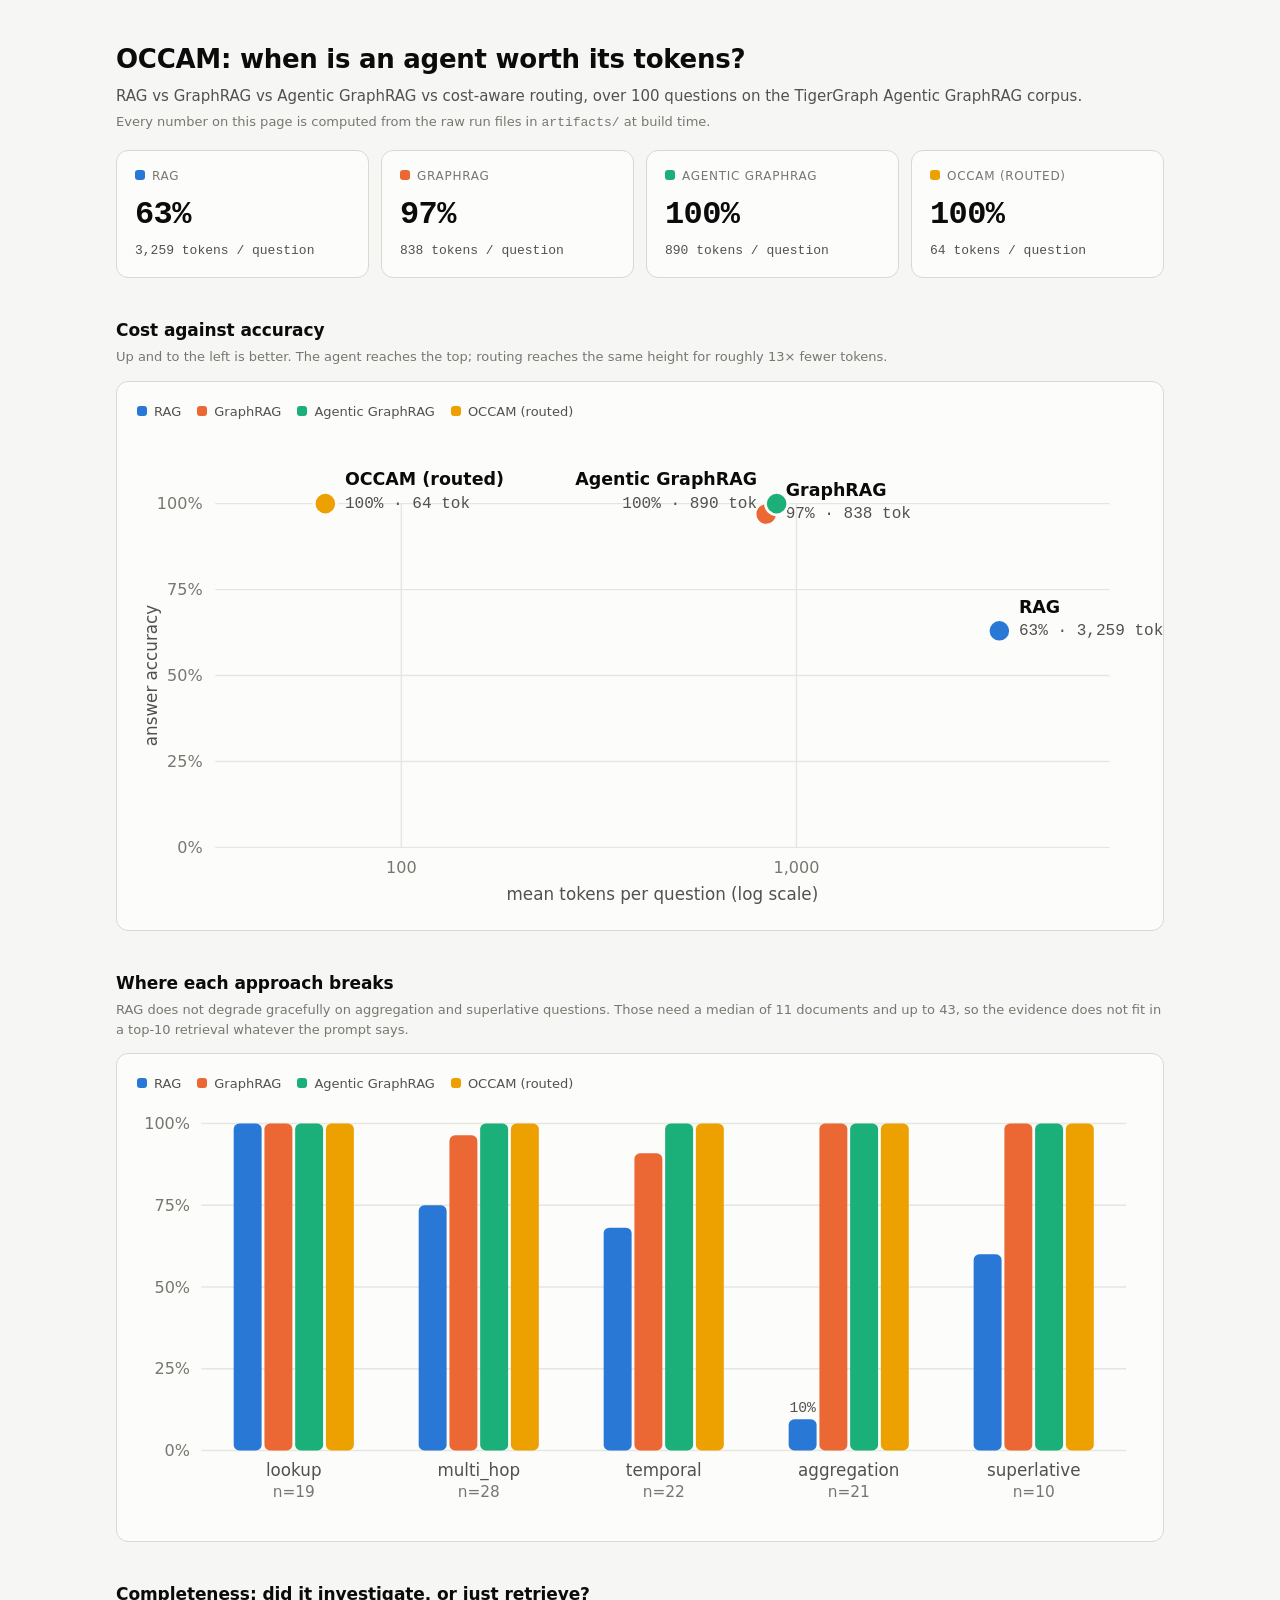
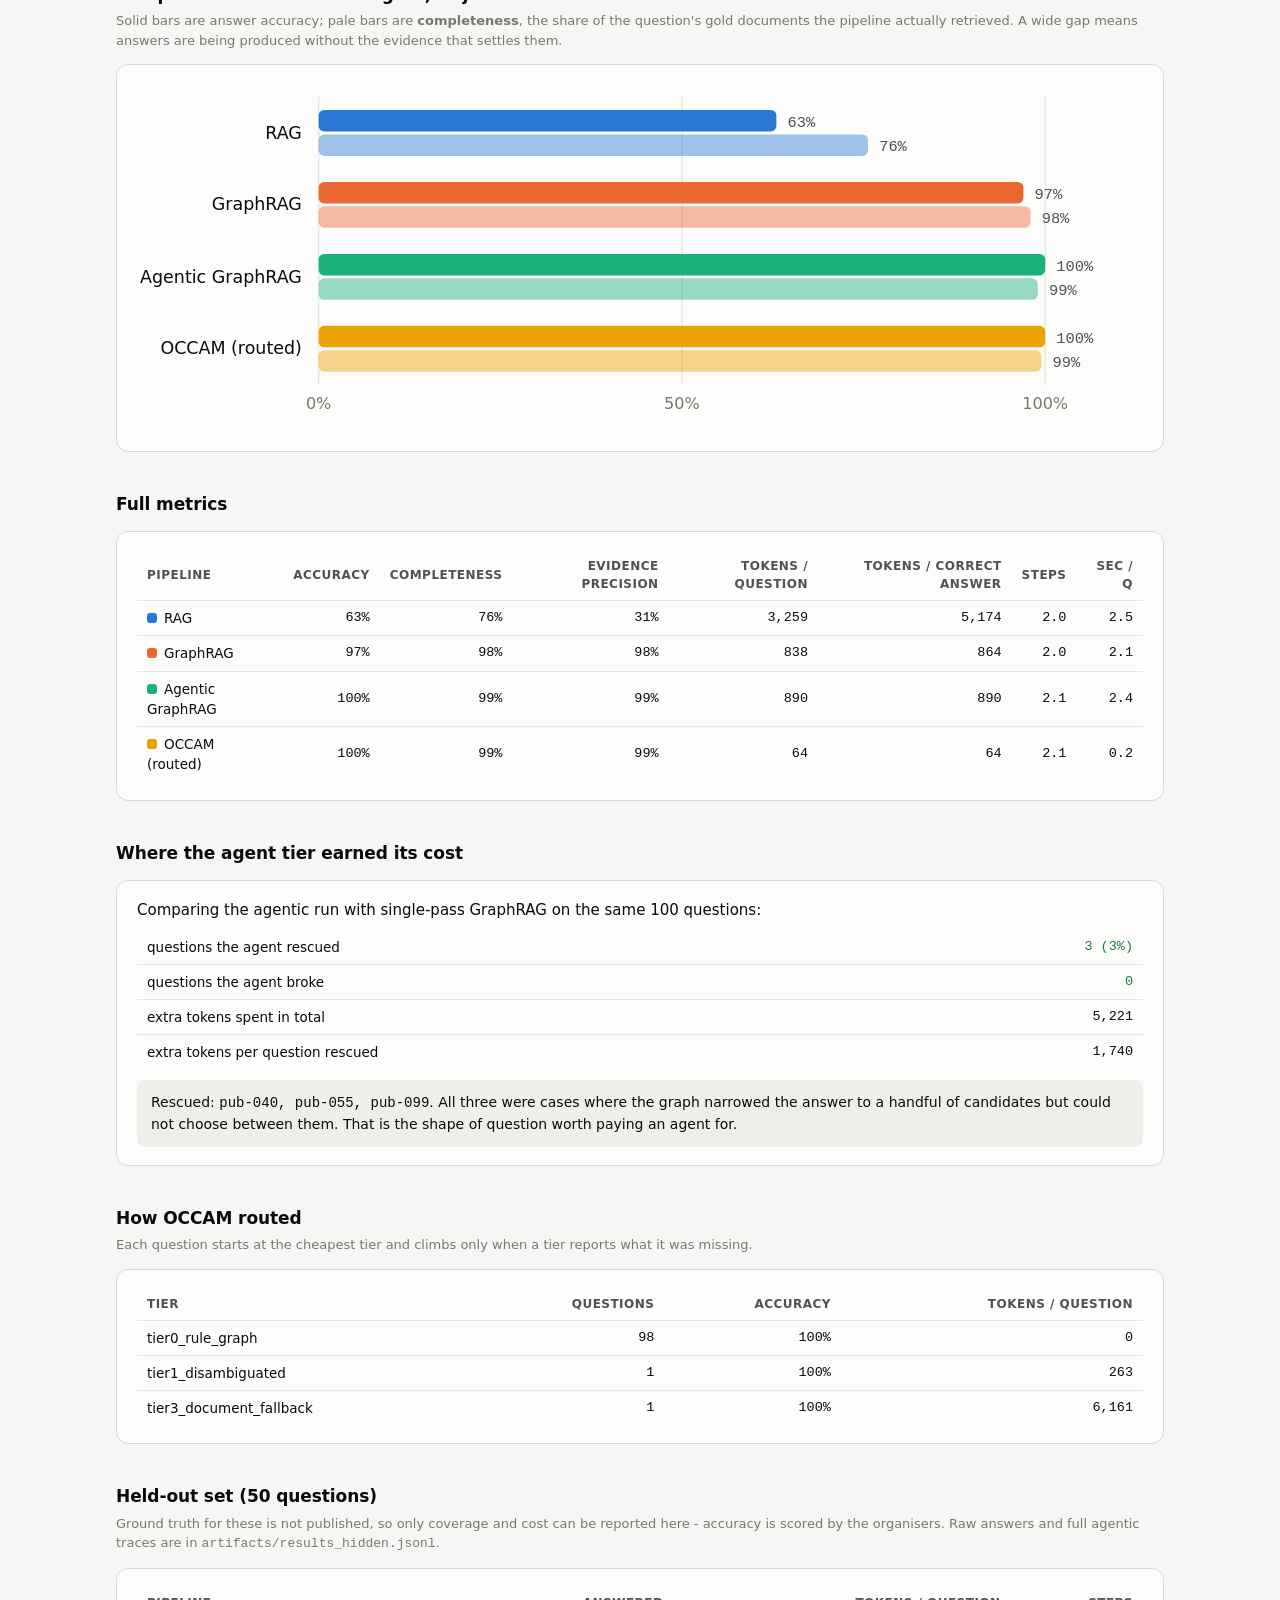
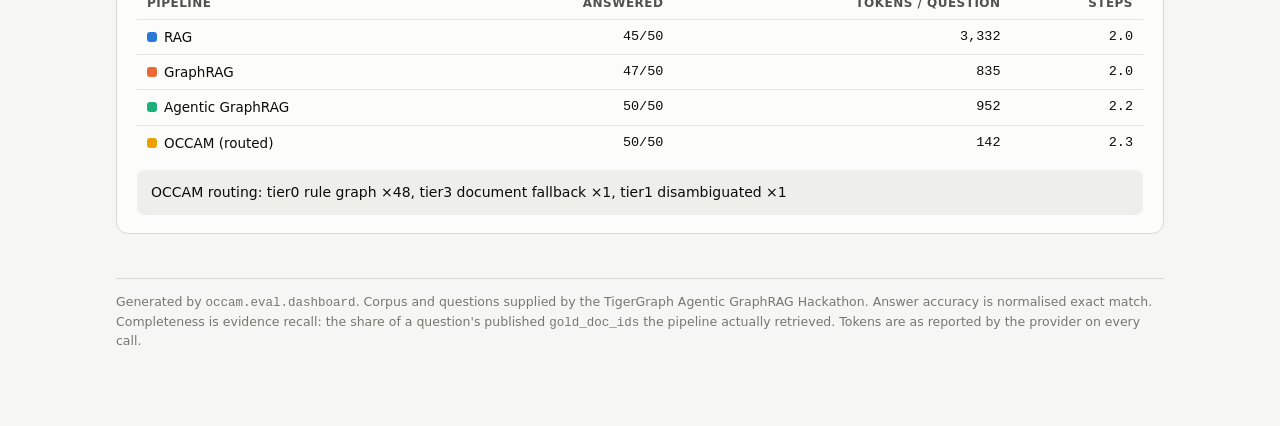
<file: docs/benchmark.html>
<!doctype html>
<html lang="en"><head><meta charset="utf-8"><meta name="viewport" content="width=device-width,initial-scale=1">
<title>OCCAM Benchmark</title><style>
:root{color-scheme:light;
  --surface-0:#f6f6f4; --surface-1:#fcfcfb; --surface-2:#eeeeea;
  --border:#d9d9d2; --grid:#e6e6e0;
  --text-primary:#0b0b0b; --text-secondary:#52514e; --text-muted:#78776f;
  --series-rag:#2a78d6; --series-graphrag:#eb6834;
  --series-agentic:#1baf7a; --series-occam:#eda100;
  --good:#1e7a48; --bad:#b3261e;}
@media (prefers-color-scheme:dark){:root:not([data-theme="light"]){color-scheme:dark;
  --surface-0:#121211; --surface-1:#1a1a19; --surface-2:#242422;
  --border:#3a3a37; --grid:#2e2e2b;
  --text-primary:#ffffff; --text-secondary:#c3c2b7; --text-muted:#96958c;
  --series-rag:#3987e5; --series-graphrag:#d95926;
  --series-agentic:#199e70; --series-occam:#c98500;
  --good:#4caf7d; --bad:#e66767;}}
:root[data-theme="dark"]{color-scheme:dark;
  --surface-0:#121211; --surface-1:#1a1a19; --surface-2:#242422;
  --border:#3a3a37; --grid:#2e2e2b;
  --text-primary:#ffffff; --text-secondary:#c3c2b7; --text-muted:#96958c;
  --series-rag:#3987e5; --series-graphrag:#d95926;
  --series-agentic:#199e70; --series-occam:#c98500;
  --good:#4caf7d; --bad:#e66767;}
*{box-sizing:border-box}
body{margin:0;background:var(--surface-0);color:var(--text-primary);
  font:15px/1.5 ui-sans-serif,system-ui,-apple-system,"Segoe UI",Roboto,sans-serif;}
.wrap{max-width:1080px;margin:0 auto;padding:40px 16px 80px}
h1{font-size:26px;margin:0 0 6px;letter-spacing:-.01em}
h2{font-size:17px;margin:40px 0 4px;letter-spacing:-.005em}
.sub{color:var(--text-secondary);margin:0 0 4px}
.note{color:var(--text-muted);font-size:13px;margin:4px 0 14px}
.card{background:var(--surface-1);border:1px solid var(--border);
  border-radius:12px;padding:18px 20px;margin-top:14px}
.tiles{display:grid;grid-template-columns:repeat(auto-fit,minmax(200px,1fr));gap:12px;margin-top:18px}
.tile{background:var(--surface-1);border:1px solid var(--border);border-radius:12px;padding:16px 18px}
.tile .name{font-size:12px;letter-spacing:.06em;text-transform:uppercase;color:var(--text-muted)}
.tile .big{font-size:32px;font-weight:650;letter-spacing:-.02em;margin:6px 0 2px}
.tile .meta{font-size:13px;color:var(--text-secondary)}
.swatch{display:inline-block;width:10px;height:10px;border-radius:3px;margin-right:7px;vertical-align:baseline}
table{border-collapse:collapse;width:100%;font-size:13.5px}
th,td{text-align:right;padding:7px 10px;border-bottom:1px solid var(--grid)}
th:first-child,td:first-child{text-align:left}
th{color:var(--text-secondary);font-weight:600;font-size:12px;
  letter-spacing:.04em;text-transform:uppercase}
tbody tr:last-child td{border-bottom:none}
.legend{display:flex;flex-wrap:wrap;gap:16px;margin:2px 0 10px;font-size:13px;color:var(--text-secondary)}
figure{margin:0}
svg{display:block;width:100%;height:auto;overflow:visible}
.mono{font-variant-numeric:tabular-nums;
  font-family:ui-monospace,SFMono-Regular,Menlo,monospace}
.good{color:var(--good)} .bad{color:var(--bad)}
.hl{background:var(--surface-2);border-radius:8px;padding:12px 14px;margin-top:10px;font-size:14px}
footer{margin-top:44px;color:var(--text-muted);font-size:12.5px;
  border-top:1px solid var(--border);padding-top:14px}
[data-tip]{cursor:default}
</style></head><body><div class="wrap">

<h1>OCCAM: when is an agent worth its tokens?</h1>
<p class="sub">RAG vs GraphRAG vs Agentic GraphRAG vs cost-aware routing,
over 100 questions on the TigerGraph Agentic GraphRAG corpus.</p>
<p class="note">Every number on this page is computed from the raw run files in
<span class="mono">artifacts/</span> at build time.</p>

<div class="tiles"><div class="tile"><div class="name"><span class="swatch" style="background:var(--series-rag)"></span>RAG</div><div class="big mono">63%</div><div class="meta mono">3,259 tokens / question</div></div><div class="tile"><div class="name"><span class="swatch" style="background:var(--series-graphrag)"></span>GraphRAG</div><div class="big mono">97%</div><div class="meta mono">838 tokens / question</div></div><div class="tile"><div class="name"><span class="swatch" style="background:var(--series-agentic)"></span>Agentic GraphRAG</div><div class="big mono">100%</div><div class="meta mono">890 tokens / question</div></div><div class="tile"><div class="name"><span class="swatch" style="background:var(--series-occam)"></span>OCCAM (routed)</div><div class="big mono">100%</div><div class="meta mono">64 tokens / question</div></div></div>

<h2>Cost against accuracy</h2>
<p class="note">Up and to the left is better. The agent reaches the top;
routing reaches the same height for roughly 13&times; fewer tokens.</p>
<div class="card"><div class="legend"><span><span class="swatch" style="background:var(--series-rag)"></span>RAG</span><span><span class="swatch" style="background:var(--series-graphrag)"></span>GraphRAG</span><span><span class="swatch" style="background:var(--series-agentic)"></span>Agentic GraphRAG</span><span><span class="swatch" style="background:var(--series-occam)"></span>OCCAM (routed)</span></div><figure><svg viewBox="0 0 720 344" role="img" aria-label="Average tokens per question versus answer accuracy"><line x1="56" y1="298.0" x2="696" y2="298.0" stroke="var(--grid)" stroke-width="1"/><text x="47" y="302.0" text-anchor="end" font-size="11.5" fill="var(--text-muted)">0%</text><line x1="56" y1="236.5" x2="696" y2="236.5" stroke="var(--grid)" stroke-width="1"/><text x="47" y="240.5" text-anchor="end" font-size="11.5" fill="var(--text-muted)">25%</text><line x1="56" y1="175.0" x2="696" y2="175.0" stroke="var(--grid)" stroke-width="1"/><text x="47" y="179.0" text-anchor="end" font-size="11.5" fill="var(--text-muted)">50%</text><line x1="56" y1="113.5" x2="696" y2="113.5" stroke="var(--grid)" stroke-width="1"/><text x="47" y="117.5" text-anchor="end" font-size="11.5" fill="var(--text-muted)">75%</text><line x1="56" y1="52.0" x2="696" y2="52.0" stroke="var(--grid)" stroke-width="1"/><text x="47" y="56.0" text-anchor="end" font-size="11.5" fill="var(--text-muted)">100%</text><line x1="189.2" y1="52" x2="189.2" y2="298" stroke="var(--grid)" stroke-width="1"/><text x="189.2" y="316" text-anchor="middle" font-size="11.5" fill="var(--text-muted)">100</text><line x1="472.0" y1="52" x2="472.0" y2="298" stroke="var(--grid)" stroke-width="1"/><text x="472.0" y="316" text-anchor="middle" font-size="11.5" fill="var(--text-muted)">1,000</text><text x="376" y="336" text-anchor="middle" font-size="12" fill="var(--text-secondary)">mean tokens per question (log scale)</text><text transform="translate(14,175) rotate(-90)" text-anchor="middle" font-size="12" fill="var(--text-secondary)">answer accuracy</text><circle cx="617.2" cy="143.0" r="8" fill="var(--series-rag)" stroke="var(--surface-1)" stroke-width="2" data-tip="RAG: 63% accuracy at 3,259 tokens/question"/><text x="631.2" y="130.0" text-anchor="start" font-size="12.5" font-weight="600" fill="var(--text-primary)">RAG</text><text x="631.2" y="146.0" text-anchor="start" font-size="11.5" fill="var(--text-secondary)" class="mono">63% · 3,259 tok</text><circle cx="450.3" cy="59.4" r="8" fill="var(--series-graphrag)" stroke="var(--surface-1)" stroke-width="2" data-tip="GraphRAG: 97% accuracy at 838 tokens/question"/><text x="464.3" y="46.4" text-anchor="start" font-size="12.5" font-weight="600" fill="var(--text-primary)">GraphRAG</text><text x="464.3" y="62.4" text-anchor="start" font-size="11.5" fill="var(--text-secondary)" class="mono">97% · 838 tok</text><circle cx="457.8" cy="52.0" r="8" fill="var(--series-agentic)" stroke="var(--surface-1)" stroke-width="2" data-tip="Agentic GraphRAG: 100% accuracy at 890 tokens/question"/><text x="443.8" y="39.0" text-anchor="end" font-size="12.5" font-weight="600" fill="var(--text-primary)">Agentic GraphRAG</text><text x="443.8" y="55.0" text-anchor="end" font-size="11.5" fill="var(--text-secondary)" class="mono">100% · 890 tok</text><circle cx="134.8" cy="52.0" r="8" fill="var(--series-occam)" stroke="var(--surface-1)" stroke-width="2" data-tip="OCCAM (routed): 100% accuracy at 64 tokens/question"/><text x="148.8" y="39.0" text-anchor="start" font-size="12.5" font-weight="600" fill="var(--text-primary)">OCCAM (routed)</text><text x="148.8" y="55.0" text-anchor="start" font-size="11.5" fill="var(--text-secondary)" class="mono">100% · 64 tok</text></svg></figure></div>

<h2>Where each approach breaks</h2>
<p class="note">RAG does not degrade gracefully on aggregation and superlative
questions. Those need a median of 11 documents and up to 43, so the evidence
does not fit in a top-10 retrieval whatever the prompt says.</p>
<div class="card"><div class="legend"><span><span class="swatch" style="background:var(--series-rag)"></span>RAG</span><span><span class="swatch" style="background:var(--series-graphrag)"></span>GraphRAG</span><span><span class="swatch" style="background:var(--series-agentic)"></span>Agentic GraphRAG</span><span><span class="swatch" style="background:var(--series-occam)"></span>OCCAM (routed)</span></div><figure><svg viewBox="0 0 720 300" role="img" aria-label="Answer accuracy by question type for each pipeline"><line x1="46" y1="248.0" x2="708" y2="248.0" stroke="var(--grid)" stroke-width="1"/><text x="38" y="252.0" text-anchor="end" font-size="11.5" fill="var(--text-muted)">0%</text><line x1="46" y1="189.5" x2="708" y2="189.5" stroke="var(--grid)" stroke-width="1"/><text x="38" y="193.5" text-anchor="end" font-size="11.5" fill="var(--text-muted)">25%</text><line x1="46" y1="131.0" x2="708" y2="131.0" stroke="var(--grid)" stroke-width="1"/><text x="38" y="135.0" text-anchor="end" font-size="11.5" fill="var(--text-muted)">50%</text><line x1="46" y1="72.5" x2="708" y2="72.5" stroke="var(--grid)" stroke-width="1"/><text x="38" y="76.5" text-anchor="end" font-size="11.5" fill="var(--text-muted)">75%</text><line x1="46" y1="14.0" x2="708" y2="14.0" stroke="var(--grid)" stroke-width="1"/><text x="38" y="18.0" text-anchor="end" font-size="11.5" fill="var(--text-muted)">100%</text><text x="112.2" y="266" text-anchor="middle" font-size="12" fill="var(--text-secondary)">lookup</text><text x="112.2" y="281" text-anchor="middle" font-size="11" fill="var(--text-muted)">n=19</text><rect x="69.2" y="14.0" width="20.0" height="234.0" rx="4" fill="var(--series-rag)" data-tip="RAG · lookup: 100% correct (19/19), 2,718 tok/q"/><rect x="91.2" y="14.0" width="20.0" height="234.0" rx="4" fill="var(--series-graphrag)" data-tip="GraphRAG · lookup: 100% correct (19/19), 822 tok/q"/><rect x="113.2" y="14.0" width="20.0" height="234.0" rx="4" fill="var(--series-agentic)" data-tip="Agentic GraphRAG · lookup: 100% correct (19/19), 821 tok/q"/><rect x="135.2" y="14.0" width="20.0" height="234.0" rx="4" fill="var(--series-occam)" data-tip="OCCAM (routed) · lookup: 100% correct (19/19), 0 tok/q"/><text x="244.6" y="266" text-anchor="middle" font-size="12" fill="var(--text-secondary)">multi_hop</text><text x="244.6" y="281" text-anchor="middle" font-size="11" fill="var(--text-muted)">n=28</text><rect x="201.6" y="72.5" width="20.0" height="175.5" rx="4" fill="var(--series-rag)" data-tip="RAG · multi_hop: 75% correct (21/28), 3,056 tok/q"/><rect x="223.6" y="22.4" width="20.0" height="225.6" rx="4" fill="var(--series-graphrag)" data-tip="GraphRAG · multi_hop: 96% correct (27/28), 847 tok/q"/><rect x="245.6" y="14.0" width="20.0" height="234.0" rx="4" fill="var(--series-agentic)" data-tip="Agentic GraphRAG · multi_hop: 100% correct (28/28), 994 tok/q"/><rect x="267.6" y="14.0" width="20.0" height="234.0" rx="4" fill="var(--series-occam)" data-tip="OCCAM (routed) · multi_hop: 100% correct (28/28), 220 tok/q"/><text x="377.0" y="266" text-anchor="middle" font-size="12" fill="var(--text-secondary)">temporal</text><text x="377.0" y="281" text-anchor="middle" font-size="11" fill="var(--text-muted)">n=22</text><rect x="334.0" y="88.5" width="20.0" height="159.5" rx="4" fill="var(--series-rag)" data-tip="RAG · temporal: 68% correct (15/22), 3,630 tok/q"/><rect x="356.0" y="35.3" width="20.0" height="212.7" rx="4" fill="var(--series-graphrag)" data-tip="GraphRAG · temporal: 91% correct (20/22), 849 tok/q"/><rect x="378.0" y="14.0" width="20.0" height="234.0" rx="4" fill="var(--series-agentic)" data-tip="Agentic GraphRAG · temporal: 100% correct (22/22), 900 tok/q"/><rect x="400.0" y="14.0" width="20.0" height="234.0" rx="4" fill="var(--series-occam)" data-tip="OCCAM (routed) · temporal: 100% correct (22/22), 12 tok/q"/><text x="509.4" y="266" text-anchor="middle" font-size="12" fill="var(--text-secondary)">aggregation</text><text x="509.4" y="281" text-anchor="middle" font-size="11" fill="var(--text-muted)">n=21</text><rect x="466.4" y="225.7" width="20.0" height="22.3" rx="4" fill="var(--series-rag)" data-tip="RAG · aggregation: 10% correct (2/21), 3,412 tok/q"/><text x="476.4" y="220.7" text-anchor="middle" font-size="10.5" fill="var(--text-secondary)" class="mono">10%</text><rect x="488.4" y="14.0" width="20.0" height="234.0" rx="4" fill="var(--series-graphrag)" data-tip="GraphRAG · aggregation: 100% correct (21/21), 836 tok/q"/><rect x="510.4" y="14.0" width="20.0" height="234.0" rx="4" fill="var(--series-agentic)" data-tip="Agentic GraphRAG · aggregation: 100% correct (21/21), 836 tok/q"/><rect x="532.4" y="14.0" width="20.0" height="234.0" rx="4" fill="var(--series-occam)" data-tip="OCCAM (routed) · aggregation: 100% correct (21/21), 0 tok/q"/><text x="641.8" y="266" text-anchor="middle" font-size="12" fill="var(--text-secondary)">superlative</text><text x="641.8" y="281" text-anchor="middle" font-size="11" fill="var(--text-muted)">n=10</text><rect x="598.8" y="107.6" width="20.0" height="140.4" rx="4" fill="var(--series-rag)" data-tip="RAG · superlative: 60% correct (6/10), 3,718 tok/q"/><rect x="620.8" y="14.0" width="20.0" height="234.0" rx="4" fill="var(--series-graphrag)" data-tip="GraphRAG · superlative: 100% correct (10/10), 824 tok/q"/><rect x="642.8" y="14.0" width="20.0" height="234.0" rx="4" fill="var(--series-agentic)" data-tip="Agentic GraphRAG · superlative: 100% correct (10/10), 824 tok/q"/><rect x="664.8" y="14.0" width="20.0" height="234.0" rx="4" fill="var(--series-occam)" data-tip="OCCAM (routed) · superlative: 100% correct (10/10), 0 tok/q"/></svg></figure></div>

<h2>Completeness: did it investigate, or just retrieve?</h2>
<p class="note">Solid bars are answer accuracy; pale bars are <strong>completeness</strong>,
the share of the question's gold documents the pipeline actually retrieved. A wide
gap means answers are being produced without the evidence that settles them.</p>
<div class="card"><figure><svg viewBox="0 0 720 250" role="img" aria-label="Answer accuracy compared with completeness (evidence recall)"><line x1="130.0" y1="10" x2="130.0" y2="216" stroke="var(--grid)" stroke-width="1"/><text x="130.0" y="233" text-anchor="middle" font-size="11.5" fill="var(--text-muted)">0%</text><line x1="390.0" y1="10" x2="390.0" y2="216" stroke="var(--grid)" stroke-width="1"/><text x="390.0" y="233" text-anchor="middle" font-size="11.5" fill="var(--text-muted)">50%</text><line x1="650.0" y1="10" x2="650.0" y2="216" stroke="var(--grid)" stroke-width="1"/><text x="650.0" y="233" text-anchor="middle" font-size="11.5" fill="var(--text-muted)">100%</text><text x="118" y="39.8" text-anchor="end" font-size="12.5" fill="var(--text-primary)">RAG</text><rect x="130" y="19.3" width="327.6" height="15.4" rx="4" fill="var(--series-rag)" fill-opacity="1" data-tip="RAG answer accuracy: 63.0%"/><text x="465.6" y="31.4" font-size="11" fill="var(--text-secondary)" class="mono">63%</text><rect x="130" y="36.8" width="393.2" height="15.4" rx="4" fill="var(--series-rag)" fill-opacity="0.45" data-tip="RAG evidence recall: 75.6%"/><text x="531.2" y="48.8" font-size="11" fill="var(--text-secondary)" class="mono">76%</text><text x="118" y="91.2" text-anchor="end" font-size="12.5" fill="var(--text-primary)">GraphRAG</text><rect x="130" y="70.8" width="504.4" height="15.4" rx="4" fill="var(--series-graphrag)" fill-opacity="1" data-tip="GraphRAG answer accuracy: 97.0%"/><text x="642.4" y="82.9" font-size="11" fill="var(--text-secondary)" class="mono">97%</text><rect x="130" y="88.2" width="509.5" height="15.4" rx="4" fill="var(--series-graphrag)" fill-opacity="0.45" data-tip="GraphRAG evidence recall: 98.0%"/><text x="647.5" y="100.3" font-size="11" fill="var(--text-secondary)" class="mono">98%</text><text x="118" y="142.8" text-anchor="end" font-size="12.5" fill="var(--text-primary)">Agentic GraphRAG</text><rect x="130" y="122.3" width="520.0" height="15.4" rx="4" fill="var(--series-agentic)" fill-opacity="1" data-tip="Agentic GraphRAG answer accuracy: 100.0%"/><text x="658.0" y="134.4" font-size="11" fill="var(--text-secondary)" class="mono">100%</text><rect x="130" y="139.8" width="514.7" height="15.4" rx="4" fill="var(--series-agentic)" fill-opacity="0.45" data-tip="Agentic GraphRAG evidence recall: 99.0%"/><text x="652.7" y="151.8" font-size="11" fill="var(--text-secondary)" class="mono">99%</text><text x="118" y="194.2" text-anchor="end" font-size="12.5" fill="var(--text-primary)">OCCAM (routed)</text><rect x="130" y="173.8" width="520.0" height="15.4" rx="4" fill="var(--series-occam)" fill-opacity="1" data-tip="OCCAM (routed) answer accuracy: 100.0%"/><text x="658.0" y="185.9" font-size="11" fill="var(--text-secondary)" class="mono">100%</text><rect x="130" y="191.2" width="517.3" height="15.4" rx="4" fill="var(--series-occam)" fill-opacity="0.45" data-tip="OCCAM (routed) evidence recall: 99.5%"/><text x="655.3" y="203.3" font-size="11" fill="var(--text-secondary)" class="mono">99%</text></svg></figure></div>

<h2>Full metrics</h2>
<div class="card"><table><thead><tr><th>pipeline</th><th>accuracy</th><th>completeness</th><th>evidence precision</th><th>tokens / question</th><th>tokens / correct answer</th><th>steps</th><th>sec / q</th></tr></thead><tbody><tr><td><span class="swatch" style="background:var(--series-rag)"></span>RAG</td><td class="mono">63%</td><td class="mono">76%</td><td class="mono">31%</td><td class="mono">3,259</td><td class="mono">5,174</td><td class="mono">2.0</td><td class="mono">2.5</td></tr><tr><td><span class="swatch" style="background:var(--series-graphrag)"></span>GraphRAG</td><td class="mono">97%</td><td class="mono">98%</td><td class="mono">98%</td><td class="mono">838</td><td class="mono">864</td><td class="mono">2.0</td><td class="mono">2.1</td></tr><tr><td><span class="swatch" style="background:var(--series-agentic)"></span>Agentic GraphRAG</td><td class="mono">100%</td><td class="mono">99%</td><td class="mono">99%</td><td class="mono">890</td><td class="mono">890</td><td class="mono">2.1</td><td class="mono">2.4</td></tr><tr><td><span class="swatch" style="background:var(--series-occam)"></span>OCCAM (routed)</td><td class="mono">100%</td><td class="mono">99%</td><td class="mono">99%</td><td class="mono">64</td><td class="mono">64</td><td class="mono">2.1</td><td class="mono">0.2</td></tr></tbody></table></div>

<h2>Where the agent tier earned its cost</h2>
<div class="card">
<p style="margin:0 0 8px">Comparing the agentic run with single-pass GraphRAG on
the same 100 questions:</p>
<table><tbody>
<tr><td>questions the agent rescued</td>
    <td class="mono good">3 (3%)</td></tr>
<tr><td>questions the agent broke</td>
    <td class="mono good">0</td></tr>
<tr><td>extra tokens spent in total</td><td class="mono">5,221</td></tr>
<tr><td>extra tokens per question rescued</td><td class="mono">1,740</td></tr>
</tbody></table>
<div class="hl">Rescued: <span class="mono">pub-040, pub-055, pub-099</span>. All three were
cases where the graph narrowed the answer to a handful of candidates but could not
choose between them. That is the shape of question worth paying an agent for.</div>
</div>

<h2>How OCCAM routed</h2>
<p class="note">Each question starts at the cheapest tier and climbs only when a
tier reports what it was missing.</p>
<div class="card"><table><thead><tr><th>tier</th><th>questions</th>
<th>accuracy</th><th>tokens / question</th></tr></thead>
<tbody><tr><td>tier0_rule_graph</td><td class="mono">98</td><td class="mono">100%</td><td class="mono">0</td></tr><tr><td>tier1_disambiguated</td><td class="mono">1</td><td class="mono">100%</td><td class="mono">263</td></tr><tr><td>tier3_document_fallback</td><td class="mono">1</td><td class="mono">100%</td><td class="mono">6,161</td></tr></tbody></table></div>

<h2>Held-out set (50 questions)</h2>
<p class="note">Ground truth for these is not published, so only coverage and cost
can be reported here - accuracy is scored by the organisers. Raw answers and full
agentic traces are in <span class="mono">artifacts/results_hidden.jsonl</span>.</p>
<div class="card"><table><thead><tr><th>pipeline</th><th>answered</th>
<th>tokens / question</th><th>steps</th></tr></thead><tbody><tr><td><span class="swatch" style="background:var(--series-rag)"></span>RAG</td><td class="mono">45/50</td><td class="mono">3,332</td><td class="mono">2.0</td></tr><tr><td><span class="swatch" style="background:var(--series-graphrag)"></span>GraphRAG</td><td class="mono">47/50</td><td class="mono">835</td><td class="mono">2.0</td></tr><tr><td><span class="swatch" style="background:var(--series-agentic)"></span>Agentic GraphRAG</td><td class="mono">50/50</td><td class="mono">952</td><td class="mono">2.2</td></tr><tr><td><span class="swatch" style="background:var(--series-occam)"></span>OCCAM (routed)</td><td class="mono">50/50</td><td class="mono">142</td><td class="mono">2.3</td></tr></tbody></table>
<div class="hl">OCCAM routing: tier0 rule graph &times;48, tier3 document fallback &times;1, tier1 disambiguated &times;1</div></div>

<footer>Generated by <span class="mono">occam.eval.dashboard</span>.
Corpus and questions supplied by the TigerGraph Agentic GraphRAG Hackathon.
Answer accuracy is normalised exact match. Completeness is evidence recall: the
share of a question's published <span class="mono">gold_doc_ids</span> the pipeline
actually retrieved. Tokens are as reported by the provider on every call.</footer>

</div><script>
(function(){
  var tip=document.createElement('div');
  tip.style.cssText='position:fixed;pointer-events:none;opacity:0;transition:opacity .08s;'+
    'background:var(--surface-2);color:var(--text-primary);border:1px solid var(--border);'+
    'border-radius:8px;padding:7px 10px;font:13px ui-sans-serif,system-ui;z-index:99;'+
    'box-shadow:0 6px 20px rgba(0,0,0,.16);max-width:280px';
  document.body.appendChild(tip);
  document.addEventListener('mouseover',function(e){
    var t=e.target.closest('[data-tip]'); if(!t) return;
    tip.textContent=t.getAttribute('data-tip'); tip.style.opacity='1';
  });
  document.addEventListener('mousemove',function(e){
    if(tip.style.opacity==='0') return;
    var x=e.clientX+14, y=e.clientY+14;
    if(x+tip.offsetWidth>innerWidth-8) x=e.clientX-tip.offsetWidth-14;
    if(y+tip.offsetHeight>innerHeight-8) y=e.clientY-tip.offsetHeight-14;
    tip.style.left=x+'px'; tip.style.top=y+'px';
  });
  document.addEventListener('mouseout',function(e){
    if(e.target.closest('[data-tip]')) tip.style.opacity='0';
  });
})();
</script></body></html>
</file>
<file: docs/site.css>
:root{--bg:#0c0c0b;--s1:#151514;--s2:#1e1e1c;--bd:#2f2f2b;--tx:#fff;--tx2:#c3c2b7;--tx3:#8f8e85;
 --c-rag:#3987e5;--c-graphrag:#e8693a;--c-agentic:#22b784;--c-occam:#f5ae12;--good:#4caf7d;--bad:#ef6b6b;color-scheme:dark}
:root[data-theme=light]{--bg:#f6f6f4;--s1:#fff;--s2:#eeeeea;--bd:#d9d9d2;--tx:#0b0b0b;--tx2:#52514e;--tx3:#78776f;
 --c-rag:#2a78d6;--c-graphrag:#eb6834;--c-agentic:#1baf7a;--c-occam:#d28f00;--good:#1e7a48;--bad:#b3261e;color-scheme:light}
*{box-sizing:border-box}html{scroll-behavior:smooth}
body{margin:0;background:var(--bg);color:var(--tx);font:16px/1.55 Inter,ui-sans-serif,system-ui,-apple-system,"Segoe UI",sans-serif;-webkit-font-smoothing:antialiased}
.mono{font-family:ui-monospace,SFMono-Regular,Menlo,monospace;font-variant-numeric:tabular-nums}
.wrap{max-width:1180px;margin:0 auto;padding:0 24px}
nav{position:sticky;top:0;z-index:20;backdrop-filter:blur(14px);background:color-mix(in srgb,var(--bg) 82%,transparent);border-bottom:1px solid var(--bd)}
nav .wrap{display:flex;align-items:center;gap:28px;height:62px}
.brand{display:flex;align-items:center;gap:11px;font-weight:800;letter-spacing:.18em;font-size:17px;color:var(--tx);text-decoration:none}
.brand img,.brand svg{width:30px;height:30px}
nav a.l{color:var(--tx2);text-decoration:none;font-size:14px}nav a.l:hover{color:var(--tx)}
nav .sp{flex:1}
.btn{display:inline-flex;align-items:center;gap:8px;padding:11px 20px;border-radius:10px;border:1px solid var(--bd);background:var(--s1);color:var(--tx);font:600 14px inherit;font-family:inherit;cursor:pointer;text-decoration:none}
.btn.pri{background:var(--c-occam);border-color:var(--c-occam);color:#111}.btn:hover{filter:brightness(1.08)}
.hero{padding:96px 0 56px;text-align:left}
.eyebrow{color:var(--c-occam);font:600 12.5px ui-monospace,Menlo,monospace;letter-spacing:.14em;text-transform:uppercase}
h1{font-size:clamp(38px,6vw,72px);line-height:1.02;letter-spacing:-.035em;margin:16px 0 22px;max-width:15ch}
h1 em{font-style:normal;color:var(--c-occam)}
.lede{font-size:20px;color:var(--tx2);max-width:60ch;margin:0 0 30px}
.stats{display:grid;grid-template-columns:repeat(4,1fr);gap:14px;margin-top:54px}
.stat{background:var(--s1);border:1px solid var(--bd);border-radius:16px;padding:20px 22px}
.stat b{display:block;font-size:40px;letter-spacing:-.03em;line-height:1.1}.stat span{color:var(--tx2);font-size:14px}
section{padding:72px 0;border-top:1px solid var(--bd)}
h2{font-size:clamp(28px,3.6vw,42px);letter-spacing:-.025em;line-height:1.1;margin:10px 0 14px;max-width:22ch}
.sub{color:var(--tx2);font-size:18px;max-width:64ch;margin:0 0 34px}
.grid3{display:grid;grid-template-columns:repeat(3,1fr);gap:16px}
.card{background:var(--s1);border:1px solid var(--bd);border-radius:16px;padding:24px}
.card h3{margin:0 0 8px;font-size:18px}.card p{margin:0;color:var(--tx2);font-size:15px}
.card .big{font-size:44px;font-weight:750;letter-spacing:-.03em;margin-bottom:6px}
.chips{display:flex;flex-wrap:wrap;gap:8px;margin-bottom:16px}
.chip{border:1px solid var(--bd);background:var(--s1);color:var(--tx2);border-radius:999px;padding:8px 14px;font:500 13.5px inherit;font-family:inherit;cursor:pointer}
.chip[aria-pressed=true]{background:var(--tx);color:var(--bg);border-color:var(--tx)}
.chip small{opacity:.6;margin-left:6px}
.qbox{background:var(--s1);border:1px solid var(--bd);border-radius:16px;padding:20px 24px;display:flex;gap:20px;align-items:center;justify-content:space-between;flex-wrap:wrap;margin-bottom:16px}
.qbox .q{font-size:20px;font-weight:600;letter-spacing:-.01em;max-width:70ch}.qbox small{color:var(--tx3);display:block;margin-top:6px}
.race{display:grid;grid-template-columns:repeat(4,1fr);gap:14px}
.lane{background:var(--s1);border:1px solid var(--bd);border-top:3px solid var(--lane);border-radius:16px;padding:18px;display:flex;flex-direction:column;gap:14px;min-height:330px;transition:border-color .3s,box-shadow .3s}
.lane.final{box-shadow:0 0 0 1px var(--lane) inset}
.lane-h{display:flex;flex-direction:column;gap:2px}.lane-h b{font-size:16px}.lane-h i{font-style:normal;color:var(--tx3);font-size:12.5px}
.lane-h .dot{display:none}
.tok{display:flex;align-items:baseline;gap:8px}.tok .n{font-size:38px;font-weight:700;letter-spacing:-.03em;color:var(--lane)}.tok small{color:var(--tx3)}
.steps{list-style:none;margin:0;padding:0;display:flex;flex-direction:column;gap:9px;flex:1}
.steps li{display:flex;gap:10px;font-size:13px;line-height:1.35;transition:opacity .25s}
.steps li small{display:block;color:var(--tx3);font-size:11.5px}
.steps li .ic{flex:none;width:16px;height:16px;border-radius:50%;border:2px solid var(--bd);margin-top:1px}
.steps li.wait{opacity:.28}.steps li.run .ic{border-color:var(--lane);border-top-color:transparent;animation:sp .7s linear infinite}
.steps li.done .ic{background:var(--lane);border-color:var(--lane)}.steps li.done.ambiguous .ic,.steps li.done.insufficient .ic{background:transparent;border-style:dashed}
@keyframes sp{to{transform:rotate(360deg)}}
.ans{border-top:1px solid var(--bd);padding-top:12px;min-height:84px}.ans small{color:var(--tx3);font-size:11.5px;text-transform:uppercase;letter-spacing:.1em}
.ans .a{font-weight:650;font-size:16px;margin:3px 0 6px;overflow-wrap:anywhere}
.v{font-weight:700;font-size:13px}.v.ok{color:var(--good)}.v.bad{color:var(--bad)}
.bar{height:6px;border-radius:3px;background:var(--s2);overflow:hidden;margin-top:14px;width:240px}.bar i{display:block;height:100%;background:var(--c-occam);width:0}
.note{color:var(--tx3);font-size:13px;margin-top:12px}
.matrix{width:100%;border-collapse:separate;border-spacing:6px;font-size:14px}
.matrix th{color:var(--tx3);font-weight:600;font-size:12px;letter-spacing:.06em;text-transform:uppercase;text-align:center}
.matrix td:first-child{color:var(--tx2);text-align:left}
.matrix td{text-align:center;border-radius:10px;padding:13px 6px;font-weight:650}
.tiers{display:grid;grid-template-columns:repeat(4,1fr);gap:14px}
.tier{position:relative}.tier .n{font:600 12px ui-monospace,Menlo,monospace;color:var(--c-occam);letter-spacing:.1em}
.tier h3{margin:8px 0}.tier .cnt{font-size:34px;font-weight:750;letter-spacing:-.03em}
footer{padding:40px 0 70px;color:var(--tx3);font-size:13.5px;border-top:1px solid var(--bd)}
@media(max-width:900px){.stats,.race,.grid3,.tiers{grid-template-columns:1fr 1fr}}
@media(max-width:560px){.stats,.race,.grid3,.tiers{grid-template-columns:1fr}nav a.l{display:none}}
</file>
